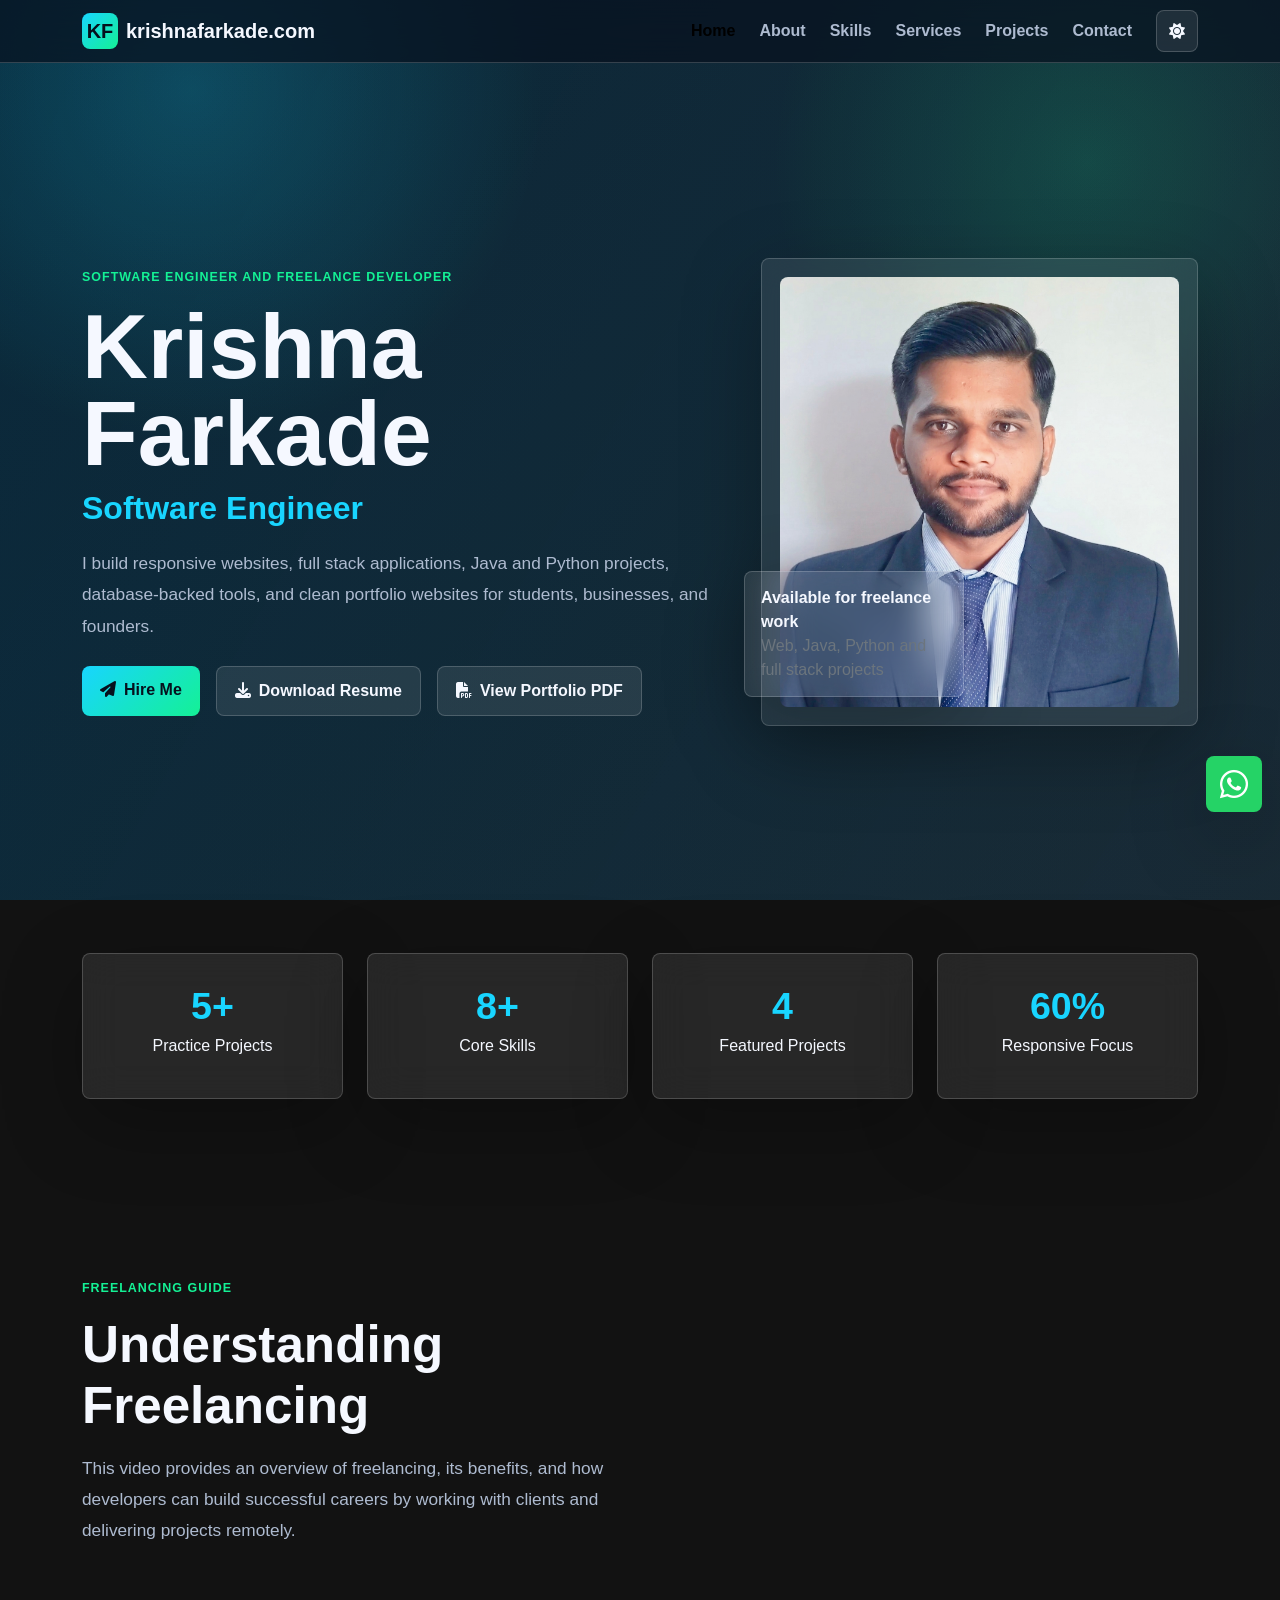
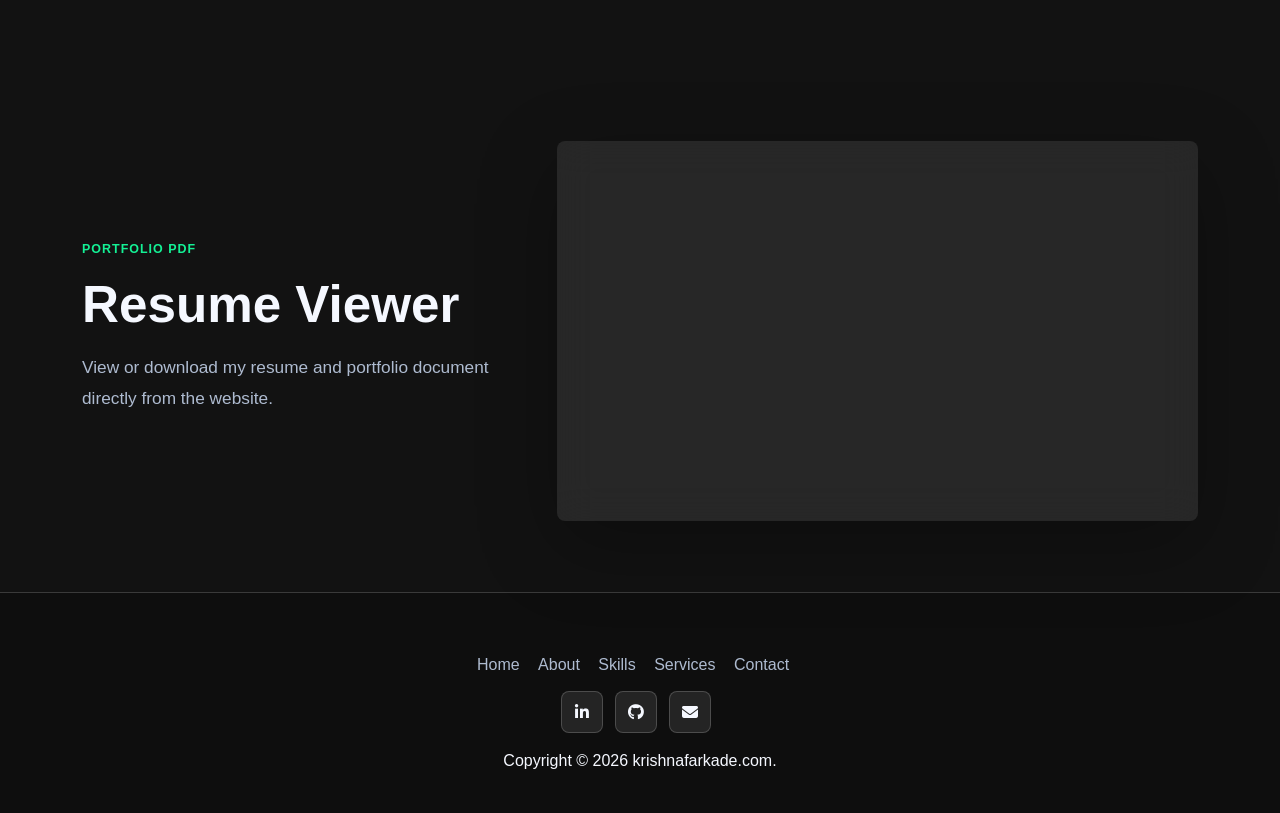
<file: index.html>
<!DOCTYPE html>
<html lang="en">

<head>
  <meta charset="UTF-8">
  <meta name="viewport" content="width=device-width, initial-scale=1.0">

  <title>Krishna Farkade | Software Engineer & Freelance Developer</title>

  <meta name="description" content="krishnafarkade.com is the portfolio and freelance business website of Krishna Farkade, a Software Engineer offering Java, Python, React, Node.js, MongoDB, MySQL and web development services.">

  <meta name="keywords" content="Krishna Farkade, Software Engineer, Freelancer, Java Developer, Python Developer, React Developer, Node.js Developer, Full Stack Developer, Web Developer India">

  <link rel="canonical" href="https://krishnafarkade.com/">

  <meta property="og:title" content="Krishna Farkade | Software Engineer & Freelancer">
  <meta property="og:description" content="Portfolio, projects, resume and freelance software development services by Krishna Farkade.">
  <meta property="og:type" content="website">
  <meta property="og:url" content="https://krishnafarkade.com/">
  <meta property="og:image" content="https://krishnafarkade.com/images/profile.jpg">

  <link rel="icon" href="assets/favicon.svg" type="image/svg+xml">

  <link href="https://cdn.jsdelivr.net/npm/bootstrap@5.3.3/dist/css/bootstrap.min.css" rel="stylesheet">
  <link href="https://cdnjs.cloudflare.com/ajax/libs/font-awesome/6.5.2/css/all.min.css" rel="stylesheet">
  <link href="https://unpkg.com/aos@2.3.1/dist/aos.css" rel="stylesheet">
  <link rel="stylesheet" href="css/style.css">

  <script async src="https://www.googletagmanager.com/gtag/js?id=G-XXXXXXXXXX"></script>
  <script>
    window.dataLayer = window.dataLayer || [];
    function gtag() { dataLayer.push(arguments); }
    gtag('js', new Date());
    gtag('config', 'G-XXXXXXXXXX');
  </script>

  <script type="application/ld+json">
  {
    "@context": "https://schema.org",
    "@type": "LocalBusiness",
    "name": "krishnafarkade.com",
    "founder": "Krishna Farkade",
    "address": {
      "@type": "PostalAddress",
      "addressCountry": "IN",
      "addressLocality": "India"
    },
    "email": "krishnafarkade477@gmail.com",
    "telephone": "+91 7620429632",
    "url": "https://krishnafarkade.com",
    "priceRange": "$$",
    "sameAs": [
      "https://www.linkedin.com/in/krishnafarkade",
      "https://github.com/krishnafarkade"
    ]
  }
  </script>
</head>

<body>

  <!-- Loader -->
  <div class="loader">
    <div class="loader-ring" aria-label="Loading"></div>
  </div>

  <!-- Navbar -->
  <nav class="navbar navbar-expand-lg site-navbar">
    <div class="container">
      <a class="navbar-brand" href="index.html">
        <span class="brand-mark">KF</span>krishnafarkade.com
      </a>

      <button class="navbar-toggler" type="button" data-bs-toggle="collapse" data-bs-target="#navMenu"
        aria-label="Toggle navigation">
        <span class="navbar-toggler-icon"></span>
      </button>

      <div class="collapse navbar-collapse" id="navMenu">
        <ul class="navbar-nav ms-auto align-items-lg-center gap-lg-2">

          <li class="nav-item"><a class="nav-link" href="index.html">Home</a></li>
          <li class="nav-item"><a class="nav-link" href="about.html">About</a></li>
          <li class="nav-item"><a class="nav-link" href="skills.html">Skills</a></li>
          <li class="nav-item"><a class="nav-link" href="services.html">Services</a></li>
          <li class="nav-item"><a class="nav-link" href="projects.html">Projects</a></li>
          <li class="nav-item"><a class="nav-link" href="contact.html">Contact</a></li>

          <li class="nav-item">
            <button class="mode-toggle ms-lg-2" data-theme-toggle aria-label="Toggle dark and light mode"></button>
          </li>

        </ul>
      </div>
    </div>
  </nav>

  <!-- Main Content -->
  <main>

    <!-- Hero Section -->
    <section class="hero">
      <div class="container">
        <div class="row align-items-center g-5">

          <div class="col-lg-7" data-aos="fade-right">
            <p class="eyebrow">Software Engineer and Freelance Developer</p>

            <h1>Krishna Farkade</h1>

            <p class="typing-line"><span data-typing></span></p>

            <p class="lead-text mt-3">
              I build responsive websites, full stack applications, Java and Python projects, database-backed tools,
              and clean portfolio websites for students, businesses, and founders.
            </p>

            <div class="d-flex flex-wrap gap-3 mt-4">
              <a class="btn btn-brand" href="contact.html">
                <i class="fa-solid fa-paper-plane me-2"></i>Hire Me
              </a>

              <a class="btn btn-outline-brand" href="pdf/Krishna_Farkade_Resume.pdf" download>
                <i class="fa-solid fa-download me-2"></i>Download Resume
              </a>

              <a class="btn btn-outline-brand" href="#portfolio-pdf">
                <i class="fa-solid fa-file-pdf me-2"></i>View Portfolio PDF
              </a>
            </div>
          </div>

          <div class="col-lg-5" data-aos="fade-left">
            <div class="hero-card glass">
              <div class="profile-frame">
                <img src="images/photo4.jpeg" alt="Krishna Farkade professional profile photo">
              </div>

              <div class="floating-badge glass">
                <strong>Available for freelance work</strong><br>
                <span class="text-secondary">Web, Java, Python and full stack projects</span>
              </div>
            </div>
          </div>

        </div>
      </div>
    </section>

    <!-- Stats Section -->
    <section class="section-tight">
      <div class="container">
        <div class="row g-4">

          <div class="col-6 col-lg-3" data-aos="zoom-in">
            <div class="stat-card glass text-center">
              <div class="stat-number"><span data-count="5">0</span>+</div>
              <p>Practice Projects</p>
            </div>
          </div>

          <div class="col-6 col-lg-3" data-aos="zoom-in" data-aos-delay="100">
            <div class="stat-card glass text-center">
              <div class="stat-number"><span data-count="8">0</span>+</div>
              <p>Core Skills</p>
            </div>
          </div>

          <div class="col-6 col-lg-3" data-aos="zoom-in" data-aos-delay="200">
            <div class="stat-card glass text-center">
              <div class="stat-number"><span data-count="4">0</span></div>
              <p>Featured Projects</p>
            </div>
          </div>

          <div class="col-6 col-lg-3" data-aos="zoom-in" data-aos-delay="300">
            <div class="stat-card glass text-center">
              <div class="stat-number"><span data-count="100">0</span>%</div>
              <p>Responsive Focus</p>
            </div>
          </div>

        </div>
      </div>
    </section>

    <!-- Video Section -->
    <section class="section">
      <div class="container">
        <div class="row align-items-center g-4">

       <div class="col-lg-6" data-aos="fade-up">
    <p class="eyebrow">Freelancing Guide</p>
    <h2 class="section-title">Understanding Freelancing</h2>
    <p class="lead-text">
        This video provides an overview of freelancing, its benefits, and how developers can build successful careers by working with clients and delivering projects remotely.
    </p>
</div>

<div class="col-lg-6" data-aos="fade-up">

    <iframe width="560" height="315"
        src="https://www.youtube.com/embed/ggHACGb0mtU?si=kBt-xUL_sxoNCez9"
        title="What is Freelancing?"
        frameborder="0"
        allow="accelerometer; autoplay; clipboard-write; encrypted-media; gyroscope; picture-in-picture; web-share"
        referrerpolicy="strict-origin-when-cross-origin"
        allowfullscreen>
    </iframe>

</div>
        </div>
      </div>
    </section>

    <!-- Portfolio PDF -->
    <section class="section-tight" id="portfolio-pdf">
      <div class="container">
        <div class="row g-4 align-items-center">

          <div class="col-lg-5" data-aos="fade-right">
            <p class="eyebrow">Portfolio PDF</p>
            <h2 class="section-title">Resume Viewer</h2>
            <p class="lead-text">View or download my resume and portfolio document directly from the website.</p>
          </div>

          <div class="col-lg-7" data-aos="fade-left">
            <iframe class="pdf-frame glass" src="pdf/Krishna-Farkade-Resume.pdf"
              title="Krishna Farkade Resume PDF"></iframe>
          </div>

        </div>
      </div>
    </section>

  </main>

 <!-- Footer -->
  <footer class="site-footer">
    <div class="container text-center">

      <div class="mb-2">
        <a class="footer-link" href="index.html">Home</a>
        <a class="footer-link" href="about.html">About</a>
        <a class="footer-link" href="skills.html">Skills</a>
        <a class="footer-link" href="services.html">Services</a>
        <a class="footer-link" href="contact.html">Contact</a>
      </div>

      <div class="mb-3">
        <a class="social-link" href="https://www.linkedin.com/in/krishnafarkade" aria-label="LinkedIn">
          <i class="fa-brands fa-linkedin-in"></i>
        </a>

        <a class="social-link" href="https://github.com/krishnafarkade" aria-label="GitHub">
          <i class="fa-brands fa-github"></i>
        </a>

        <a class="social-link" href="mailto:krishnafarkade@gmail.com" aria-label="Email">
          <i class="fa-solid fa-envelope"></i>
        </a>
      </div>

      <p class="mt-3">Copyright © 2026 krishnafarkade.com.</p>

    </div>
  </footer>

  <!-- Floating Buttons -->
  <a class="whatsapp-float" href="https://wa.me/917620429632" aria-label="Chat on WhatsApp">
    <i class="fa-brands fa-whatsapp fa-2x"></i>
  </a>

  <button class="back-to-top" aria-label="Back to top">
    <i class="fa-solid fa-arrow-up"></i>
  </button>

  <!-- Scripts -->
  <script src="https://cdn.jsdelivr.net/npm/bootstrap@5.3.3/dist/js/bootstrap.bundle.min.js"></script>
  <script src="https://unpkg.com/aos@2.3.1/dist/aos.js"></script>
  <script src="js/script.js"></script>

</body>

</html>
</file>
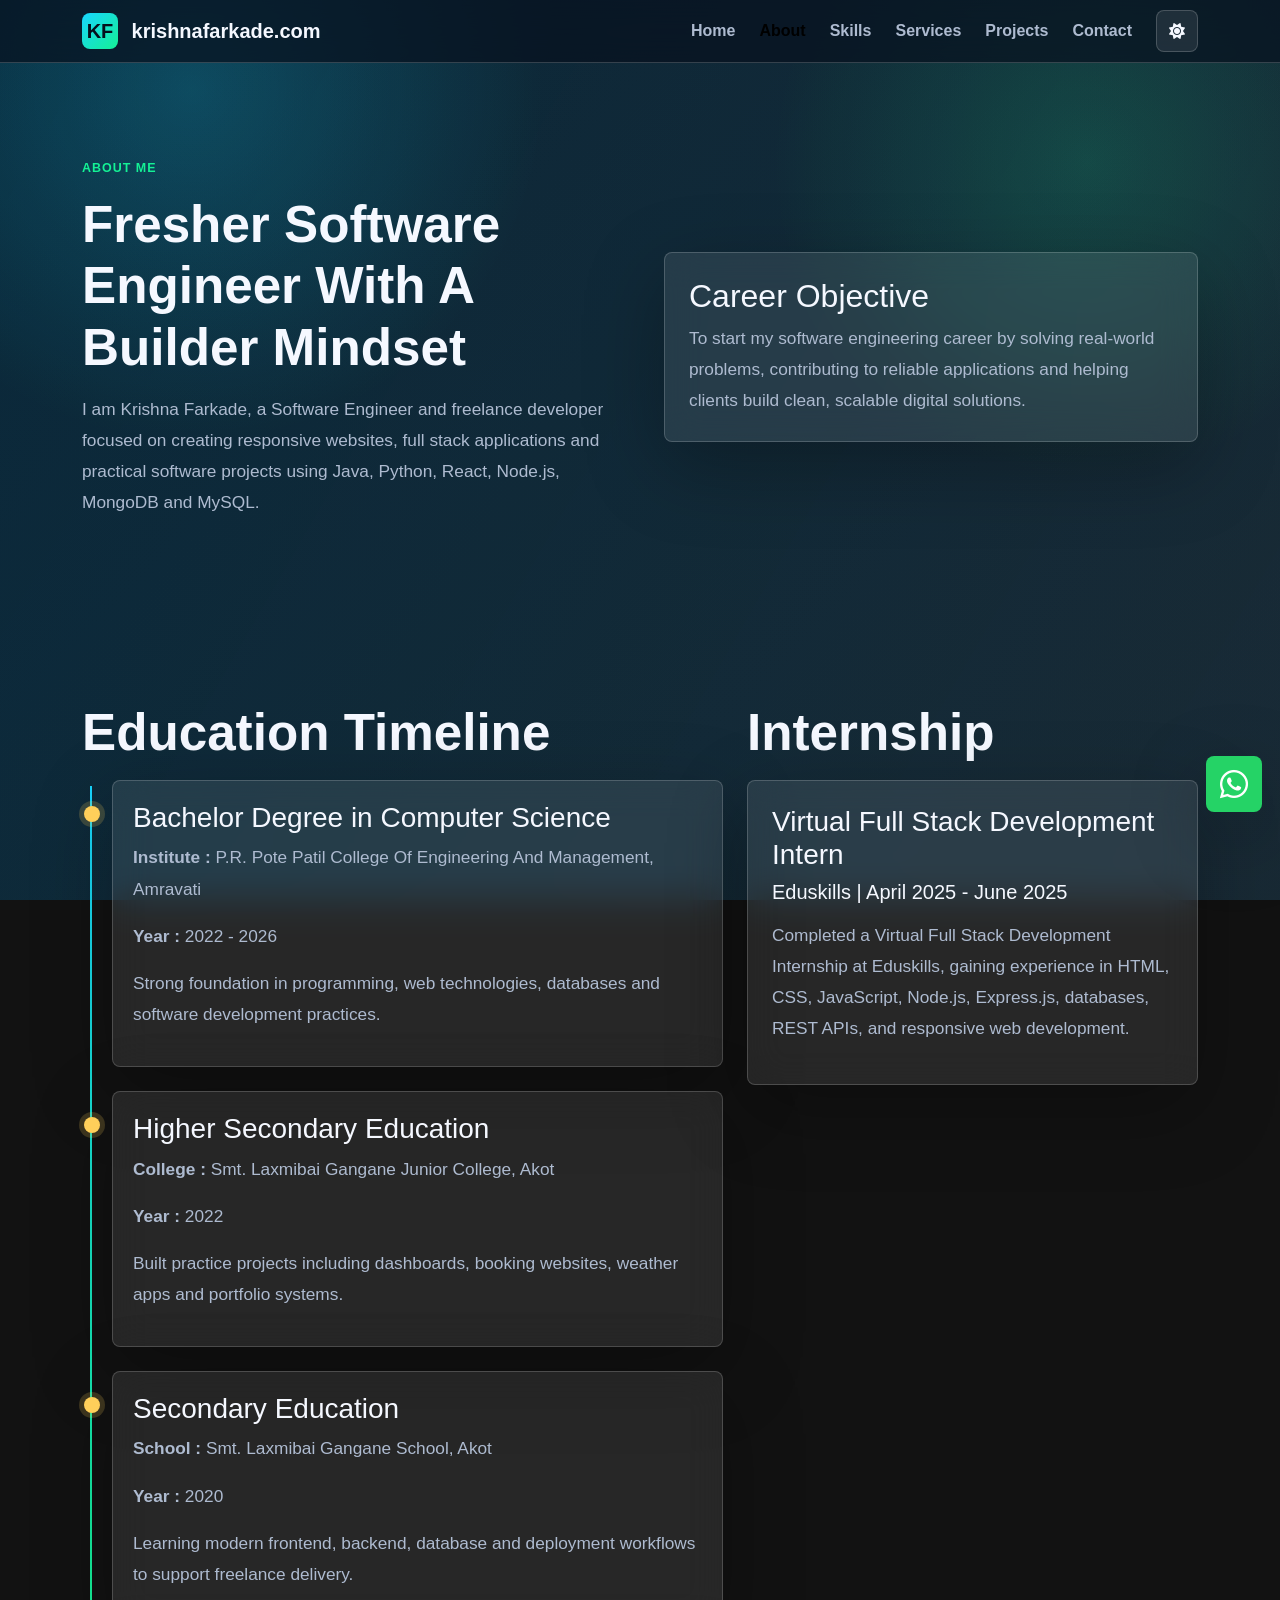
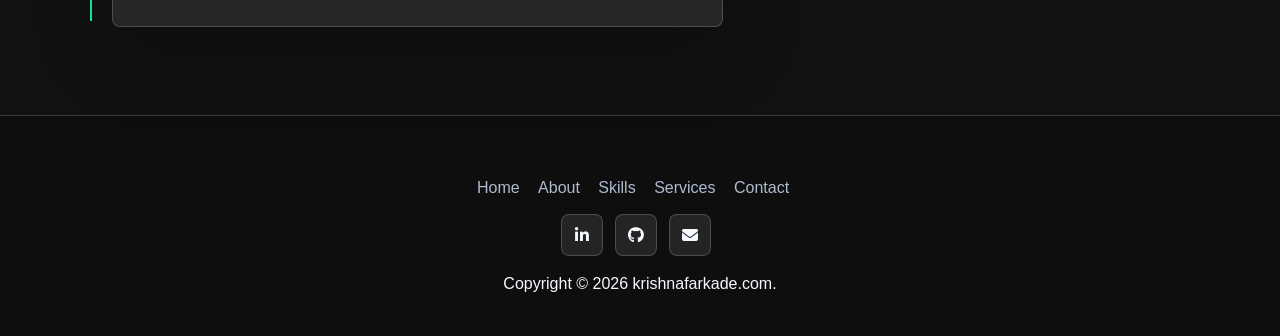
<file: about.html>
<!DOCTYPE html>
<html lang="en">

<head>
  <meta charset="UTF-8">
  <meta name="viewport" content="width=device-width, initial-scale=1.0">

  <title>About Krishna Farkade | Software Engineer</title>

  <meta name="description"
    content="Learn about Krishna Farkade, career objective, education, internship experience and freelance software development approach.">

  <meta name="keywords" content="About Krishna Farkade, Software Engineer Fresher, Freelancer India">

  <link rel="canonical" href="https://krishnafarkade.com/about.html">

  <!-- Open Graph -->
  <meta property="og:title" content="About Krishna Farkade">
  <meta property="og:description" content="Career objective, education and internship details.">
  <meta property="og:type" content="website">
  <meta property="og:url" content="https://krishnafarkade.com/about.html">

  <!-- Favicon -->
  <link rel="icon" href="assets/favicon.svg" type="image/svg+xml">

  <!-- CSS -->
  <link href="https://cdn.jsdelivr.net/npm/bootstrap@5.3.3/dist/css/bootstrap.min.css" rel="stylesheet">

  <link href="https://cdnjs.cloudflare.com/ajax/libs/font-awesome/6.5.2/css/all.min.css" rel="stylesheet">

  <link href="https://unpkg.com/aos@2.3.1/dist/aos.css" rel="stylesheet">

  <link rel="stylesheet" href="css/style.css">

  <!-- Google Analytics -->
  <script async src="https://www.googletagmanager.com/gtag/js?id=G-XXXXXXXXXX">
  </script>

  <script>
    window.dataLayer = window.dataLayer || [];

    function gtag() {
      dataLayer.push(arguments);
    }

    gtag('js', new Date());
    gtag('config', 'G-XXXXXXXXXX');
  </script>

</head>

<body>

  <!-- Loader -->
  <div class="loader">
    <div class="loader-ring"></div>
  </div>

  <!-- Navbar -->
  <nav class="navbar navbar-expand-lg site-navbar">
    <div class="container">

      <a class="navbar-brand" href="index.html">
        <span class="brand-mark">KF</span>
        krishnafarkade.com
      </a>

      <button class="navbar-toggler" type="button" data-bs-toggle="collapse" data-bs-target="#navMenu"
        aria-label="Toggle navigation">

        <span class="navbar-toggler-icon"></span>
      </button>

      <div class="collapse navbar-collapse" id="navMenu">

        <ul class="navbar-nav ms-auto align-items-lg-center gap-lg-2">

          <li class="nav-item">
            <a class="nav-link" href="index.html">Home</a>
          </li>

          <li class="nav-item">
            <a class="nav-link" href="about.html">About</a>
          </li>

          <li class="nav-item">
            <a class="nav-link" href="skills.html">Skills</a>
          </li>

          <li class="nav-item">
            <a class="nav-link" href="services.html">Services</a>
          </li>

          <li class="nav-item">
            <a class="nav-link" href="projects.html">Projects</a>
          </li>

          <li class="nav-item">
            <a class="nav-link" href="contact.html">Contact</a>
          </li>

          <li class="nav-item">
            <button class="mode-toggle ms-lg-2" data-theme-toggle aria-label="Toggle theme">
            </button>
          </li>

        </ul>

      </div>

    </div>
  </nav>

  <!-- Main Content -->
  <main>

    <!-- About Section -->
    <section class="section">

      <div class="container">

        <div class="row align-items-center g-5">

          <div class="col-lg-6" data-aos="fade-right">

            <p class="eyebrow">About Me</p>

            <h1 class="section-title">
              Fresher Software Engineer With A Builder Mindset
            </h1>

            <p class="lead-text">
              I am Krishna Farkade, a Software Engineer and
              freelance developer focused on creating responsive
              websites, full stack applications and practical
              software projects using Java, Python, React,
              Node.js, MongoDB and MySQL.
            </p>

          </div>

          <div class="col-lg-6" data-aos="fade-left">

            <div class="glass p-4">

              <h2>Career Objective</h2>

              <p class="lead-text mb-0">
                To start my software engineering career by
                solving real-world problems, contributing to
                reliable applications and helping clients build
                clean, scalable digital solutions.
              </p>

            </div>

          </div>

        </div>

      </div>

    </section>

    <!-- Education Timeline -->
    <section class="section-tight">

      <div class="container">

        <div class="row g-4">

          <div class="col-lg-7" data-aos="fade-up">

            <h2 class="section-title">
              Education Timeline
            </h2>

            <div class="timeline">

              <div class="timeline-item glass">

                <h3>
                  Bachelor Degree in Computer Science
                </h3>

                <p class="lead-text">
                  <strong>Institute :</strong>
                  P.R. Pote Patil College Of Engineering And
                  Management, Amravati
                </p>

                <p class="lead-text">
                  <strong>Year :</strong> 2022 - 2026
                </p>

                <p class="lead-text">
                  Strong foundation in programming,
                  web technologies, databases and
                  software development practices.
                </p>

              </div>

              <div class="timeline-item glass">

                <h3>Higher Secondary Education</h3>

                <p class="lead-text">
                  <strong>College :</strong>
                  Smt. Laxmibai Gangane Junior College, Akot
                </p>

                <p class="lead-text">
                  <strong>Year :</strong> 2022
                </p>

                <p class="lead-text">
                  Built practice projects including
                  dashboards, booking websites,
                  weather apps and portfolio systems.
                </p>

              </div>

              <div class="timeline-item glass">

                <h3>Secondary Education</h3>

                <p class="lead-text">
                  <strong>School :</strong>
                  Smt. Laxmibai Gangane School, Akot
                </p>

                <p class="lead-text">
                  <strong>Year :</strong> 2020
                </p>

                <p class="lead-text">
                  Learning modern frontend, backend,
                  database and deployment workflows
                  to support freelance delivery.
                </p>

              </div>

            </div>

          </div>
          <div class="col-lg-5" data-aos="fade-up">

            <h2 class="section-title">Internship</h2>

            <div class="glass p-4">

              <h3>Virtual Full Stack Development Intern</h3>

              <h5 class="mb-3">Eduskills | April 2025 - June 2025</h5>

              <p class="lead-text">
                Completed a Virtual Full Stack Development Internship at Eduskills,
                gaining experience in HTML, CSS, JavaScript, Node.js, Express.js,
                databases, REST APIs, and responsive web development.
              </p>

            </div>

          </div>

        </div>

      </div>

    </section>

  </main>

  <!-- Footer -->
  <footer class="site-footer">
    <div class="container text-center">

      <div class="mb-2">
        <a class="footer-link" href="index.html">Home</a>
        <a class="footer-link" href="about.html">About</a>
        <a class="footer-link" href="skills.html">Skills</a>
        <a class="footer-link" href="services.html">Services</a>
        <a class="footer-link" href="contact.html">Contact</a>
      </div>

      <div class="mb-3">
        <a class="social-link" href="https://www.linkedin.com/in/krishnafarkade" aria-label="LinkedIn">
          <i class="fa-brands fa-linkedin-in"></i>
        </a>

        <a class="social-link" href="https://github.com/krishnafarkade" aria-label="GitHub">
          <i class="fa-brands fa-github"></i>
        </a>

        <a class="social-link" href="mailto:krishnafarkade@gmail.com" aria-label="Email">
          <i class="fa-solid fa-envelope"></i>
        </a>
      </div>

      <p class="mt-3">Copyright © 2026 krishnafarkade.com.</p>

    </div>
  </footer>

  <!-- Floating Buttons -->
  <a class="whatsapp-float" href="https://wa.me/919876543210" aria-label="Chat on WhatsApp">

    <i class="fa-brands fa-whatsapp fa-2x"></i>

  </a>

  <button class="back-to-top" aria-label="Back to top">
    <i class="fa-solid fa-arrow-up"></i>
  </button>

  <!-- JavaScript -->
  <script src="https://cdn.jsdelivr.net/npm/bootstrap@5.3.3/dist/js/bootstrap.bundle.min.js">
  </script>

  <script src="https://unpkg.com/aos@2.3.1/dist/aos.js">
  </script>

  <script src="js/script.js"></script>

</body>

</html>
</file>
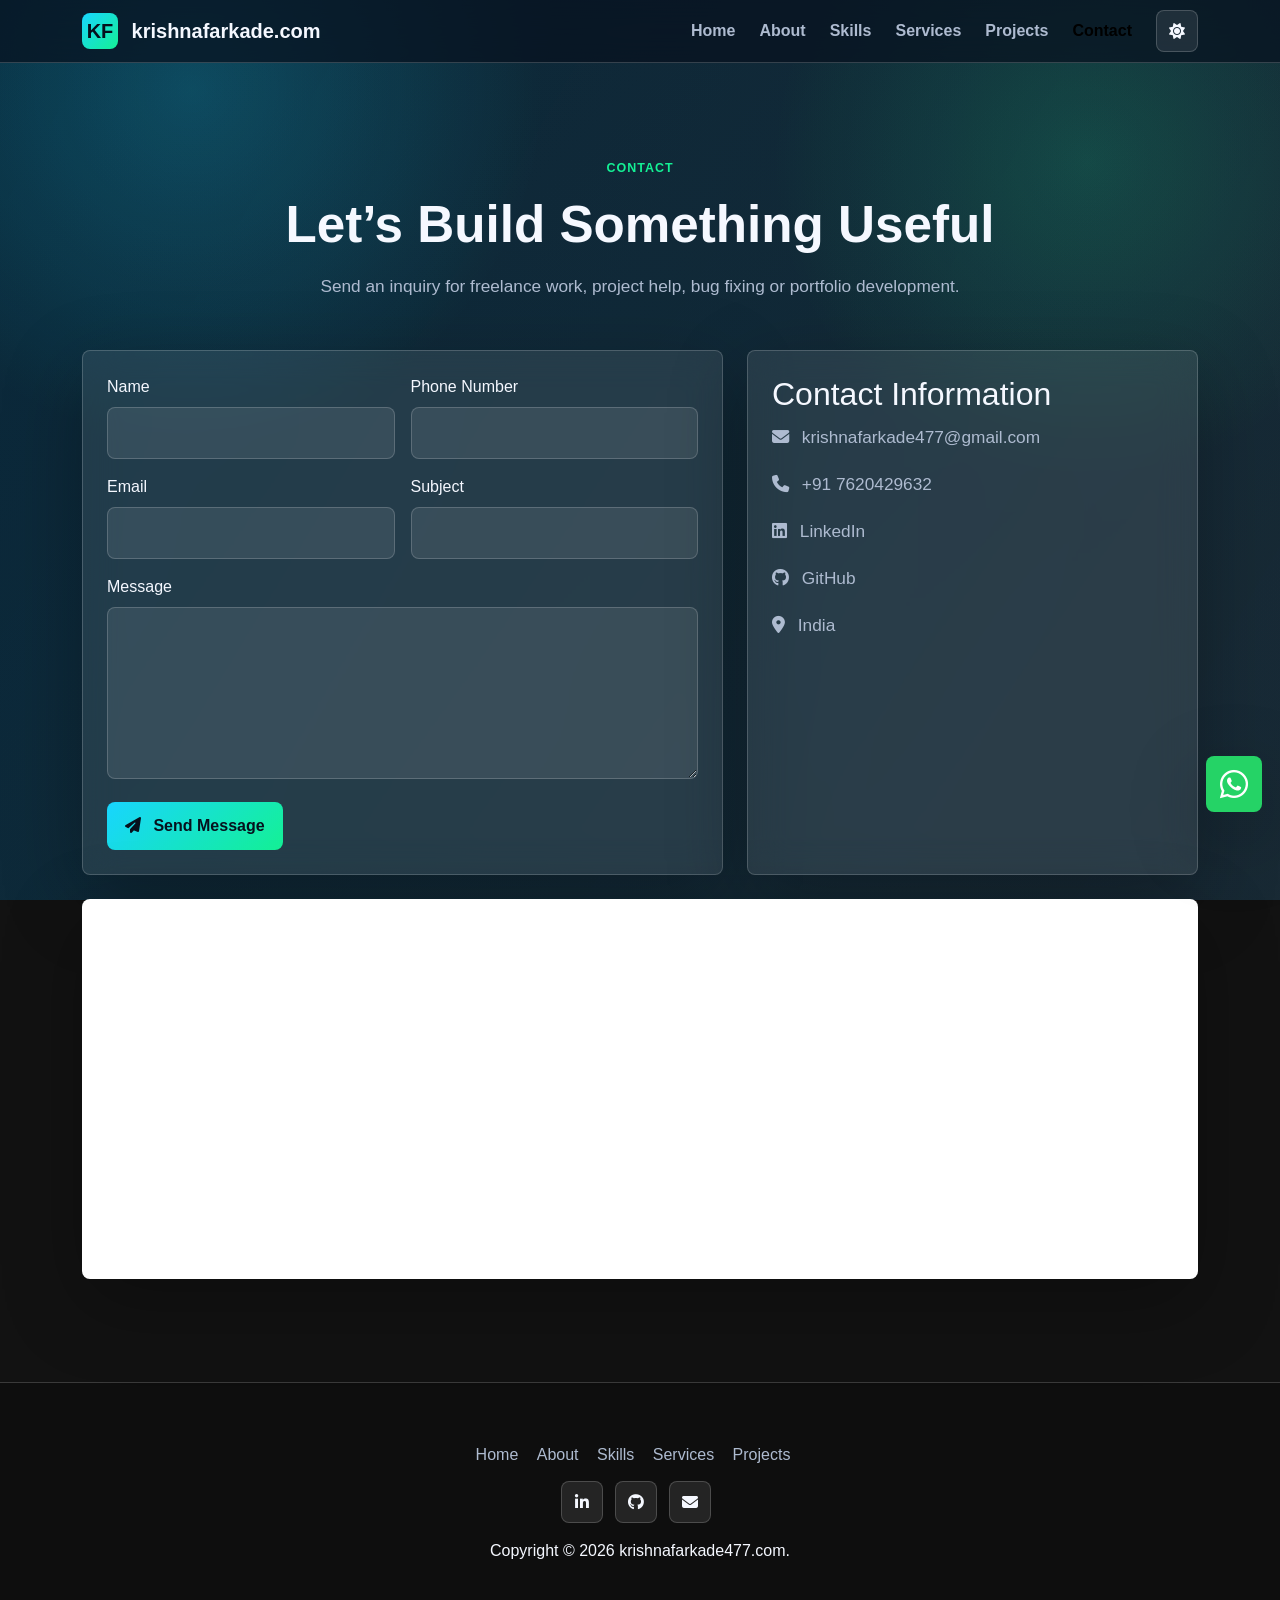
<file: contact.html>
<!DOCTYPE html>
<html lang="en">

<head>
  <meta charset="UTF-8" />
  <meta name="viewport" content="width=device-width, initial-scale=1.0" />

  <title>Contact Krishna Farkade | Hire Freelance Developer</title>

  <meta name="description" content="Contact Krishna Farkade for freelance website, Java, Python, React, Node.js, MongoDB and MySQL development work." />
  <meta name="keywords" content="Hire Krishna Farkade, Contact Freelancer, Web Developer India, Software Engineer Contact" />

  <link rel="canonical" href="https://krishnafarkade.com/contact.html" />
  <link rel="icon" href="assets/favicon.svg" type="image/svg+xml" />

  <!-- CSS Libraries -->
  <link href="https://cdn.jsdelivr.net/npm/bootstrap@5.3.3/dist/css/bootstrap.min.css" rel="stylesheet" />
  <link href="https://cdnjs.cloudflare.com/ajax/libs/font-awesome/6.5.2/css/all.min.css" rel="stylesheet" />
  <link href="https://unpkg.com/aos@2.3.1/dist/aos.css" rel="stylesheet" />
  <link rel="stylesheet" href="css/style.css" />

  <!-- Google Analytics -->
  <script async src="https://www.googletagmanager.com/gtag/js?id=G-XXXXXXXXXX"></script>
  <script>
    window.dataLayer = window.dataLayer || [];
    function gtag() {
      dataLayer.push(arguments);
    }
    gtag('js', new Date());
    gtag('config', 'G-XXXXXXXXXX');
  </script>
</head>

<body>

  <!-- Loader -->
  <div class="loader">
    <div class="loader-ring"></div>
  </div>

  <!-- Navbar -->
  <nav class="navbar navbar-expand-lg site-navbar">
    <div class="container">

      <a class="navbar-brand" href="index.html">
        <span class="brand-mark">KF</span> krishnafarkade.com
      </a>

      <button class="navbar-toggler" type="button" data-bs-toggle="collapse" data-bs-target="#navMenu"
        aria-label="Toggle navigation">
        <span class="navbar-toggler-icon"></span>
      </button>

      <div class="collapse navbar-collapse" id="navMenu">
        <ul class="navbar-nav ms-auto align-items-lg-center gap-lg-2">

          <li class="nav-item"><a class="nav-link" href="index.html">Home</a></li>
          <li class="nav-item"><a class="nav-link" href="about.html">About</a></li>
          <li class="nav-item"><a class="nav-link" href="skills.html">Skills</a></li>
          <li class="nav-item"><a class="nav-link" href="services.html">Services</a></li>
          <li class="nav-item"><a class="nav-link" href="projects.html">Projects</a></li>
          <li class="nav-item"><a class="nav-link" href="contact.html">Contact</a></li>

          <li class="nav-item">
            <button class="mode-toggle ms-lg-2" data-theme-toggle aria-label="Toggle theme"></button>
          </li>

        </ul>
      </div>

    </div>
  </nav>

  <!-- Main Section -->
  <main class="section">
    <div class="container">

      <!-- Header -->
      <div class="text-center mb-5" data-aos="fade-up">
        <p class="eyebrow">Contact</p>
        <h1 class="section-title">Let’s Build Something Useful</h1>
        <p class="lead-text">
          Send an inquiry for freelance work, project help, bug fixing or portfolio development.
        </p>
      </div>

      <div class="row g-4">

        <!-- Contact Form -->
        <div class="col-lg-7" data-aos="fade-right">

          <form id="contactForm" class="glass p-4" novalidate>

            <input type="hidden" name="_subject" value="New inquiry from krishnafarkade.com" />

            <div id="formMessage" class="form-message mb-3" role="status"></div>

            <div class="row g-3">

              <div class="col-md-6">
                <label for="name" class="form-label">Name</label>
                <input class="contact-input" id="name" name="name" type="text" required />
              </div>

              <div class="col-md-6">
                <label for="phone" class="form-label">Phone Number</label>
                <input class="contact-input" id="phone" name="phone" type="tel" required />
              </div>

              <div class="col-md-6">
                <label for="email" class="form-label">Email</label>
                <input class="contact-input" id="email" name="email" type="email" required />
              </div>

              <div class="col-md-6">
                <label for="subject" class="form-label">Subject</label>
                <input class="contact-input" id="subject" name="subject" type="text" required />
              </div>

              <div class="col-12">
                <label for="message" class="form-label">Message</label>
                <textarea class="contact-input" id="message" name="message" rows="6" required></textarea>
              </div>

              <div class="col-12">
                <button class="btn btn-brand" type="submit">
                  <i class="fa-solid fa-paper-plane me-2"></i> Send Message
                </button>
              </div>

            </div>
          </form>

        </div>

        <!-- Contact Info -->
        <div class="col-lg-5" data-aos="fade-left">

          <div class="glass p-4 h-100">

            <h2>Contact Information</h2>

            <p class="lead-text">
              <i class="fa-solid fa-envelope me-2"></i>
              <a href="https://mail.google.com/mail/?view=cm&fs=1&to=krishnafarkade477@gmail.com" target="_blank">
                krishnafarkade477@gmail.com
              </a>

            <p class="lead-text">
              <i class="fa-solid fa-phone me-2"></i>
              <a href="tel:+917620429632">+91 7620429632</a>
            </p>

            <p class="lead-text">
              <i class="fa-brands fa-linkedin me-2"></i>
              <a href="https://www.linkedin.com/in/krishnafarkade">LinkedIn</a>
            </p>

            <p class="lead-text">
              <i class="fa-brands fa-github me-2"></i>
              <a href="https://github.com/krishnafarkade">GitHub</a>
            </p>

            <p class="lead-text">
              <i class="fa-solid fa-location-dot me-2"></i> India
            </p>

          </div>

        </div>

        <!-- Map -->
        <div class="col-12" data-aos="fade-up">

          <iframe
            class="map-frame glass"
            title="Google Map India"
            loading="lazy"
            allowfullscreen
            src="https://www.google.com/maps/embed?pb=!1m18!1m12!1m3!1d14425.971720264804!2d73.80997564741871!3d18.48993467156013!2m3!1f0!2f0!3f0!3m2!1i1024!2i768!4f13.1!3m3!1m2!1s0x3bc2bfe79bf771d7%3A0xac81e25be4cc4bf!2sKarvenagar%2C%20Pune%2C%20Maharashtra%2C%20India!5e1!3m2!1sen!2sus!4v1782069651101!5m2!1sen!2sus">
          </iframe>

        </div>

      </div>

    </div>
  </main>

  <!-- Footer -->
  <footer class="site-footer">
    <div class="container text-center">

      <div class="mb-2">
        <a class="footer-link" href="index.html">Home</a>
        <a class="footer-link" href="about.html">About</a>
        <a class="footer-link" href="skills.html">Skills</a>
        <a class="footer-link" href="services.html">Services</a>
        <a class="footer-link" href="projects.html">Projects</a>
      </div>

      <div class="mb-3">
        <a class="social-link" href="https://www.linkedin.com/in/krishnafarkade">
          <i class="fa-brands fa-linkedin-in"></i>
        </a>

        <a class="social-link" href="https://github.com/krishnafarkade">
          <i class="fa-brands fa-github"></i>
        </a>

        <a class="social-link" href="mailto:krishnafarkade477@gmail.com">
          <i class="fa-solid fa-envelope"></i>
        </a>
      </div>

      <p class="mt-3">Copyright © 2026 krishnafarkade477.com.</p>

    </div>
  </footer>

  <!-- Floating Buttons -->
  <a class="whatsapp-float" href="https://wa.me/917620429632" aria-label="Chat on WhatsApp">
    <i class="fa-brands fa-whatsapp fa-2x"></i>
  </a>

  <button class="back-to-top" aria-label="Back to top">
    <i class="fa-solid fa-arrow-up"></i>
  </button>

  <!-- Scripts -->
  <script src="https://cdn.jsdelivr.net/npm/bootstrap@5.3.3/dist/js/bootstrap.bundle.min.js"></script>
  <script src="https://unpkg.com/aos@2.3.1/dist/aos.js"></script>
  <script src="js/script.js"></script>

</body>

</html>
</file>
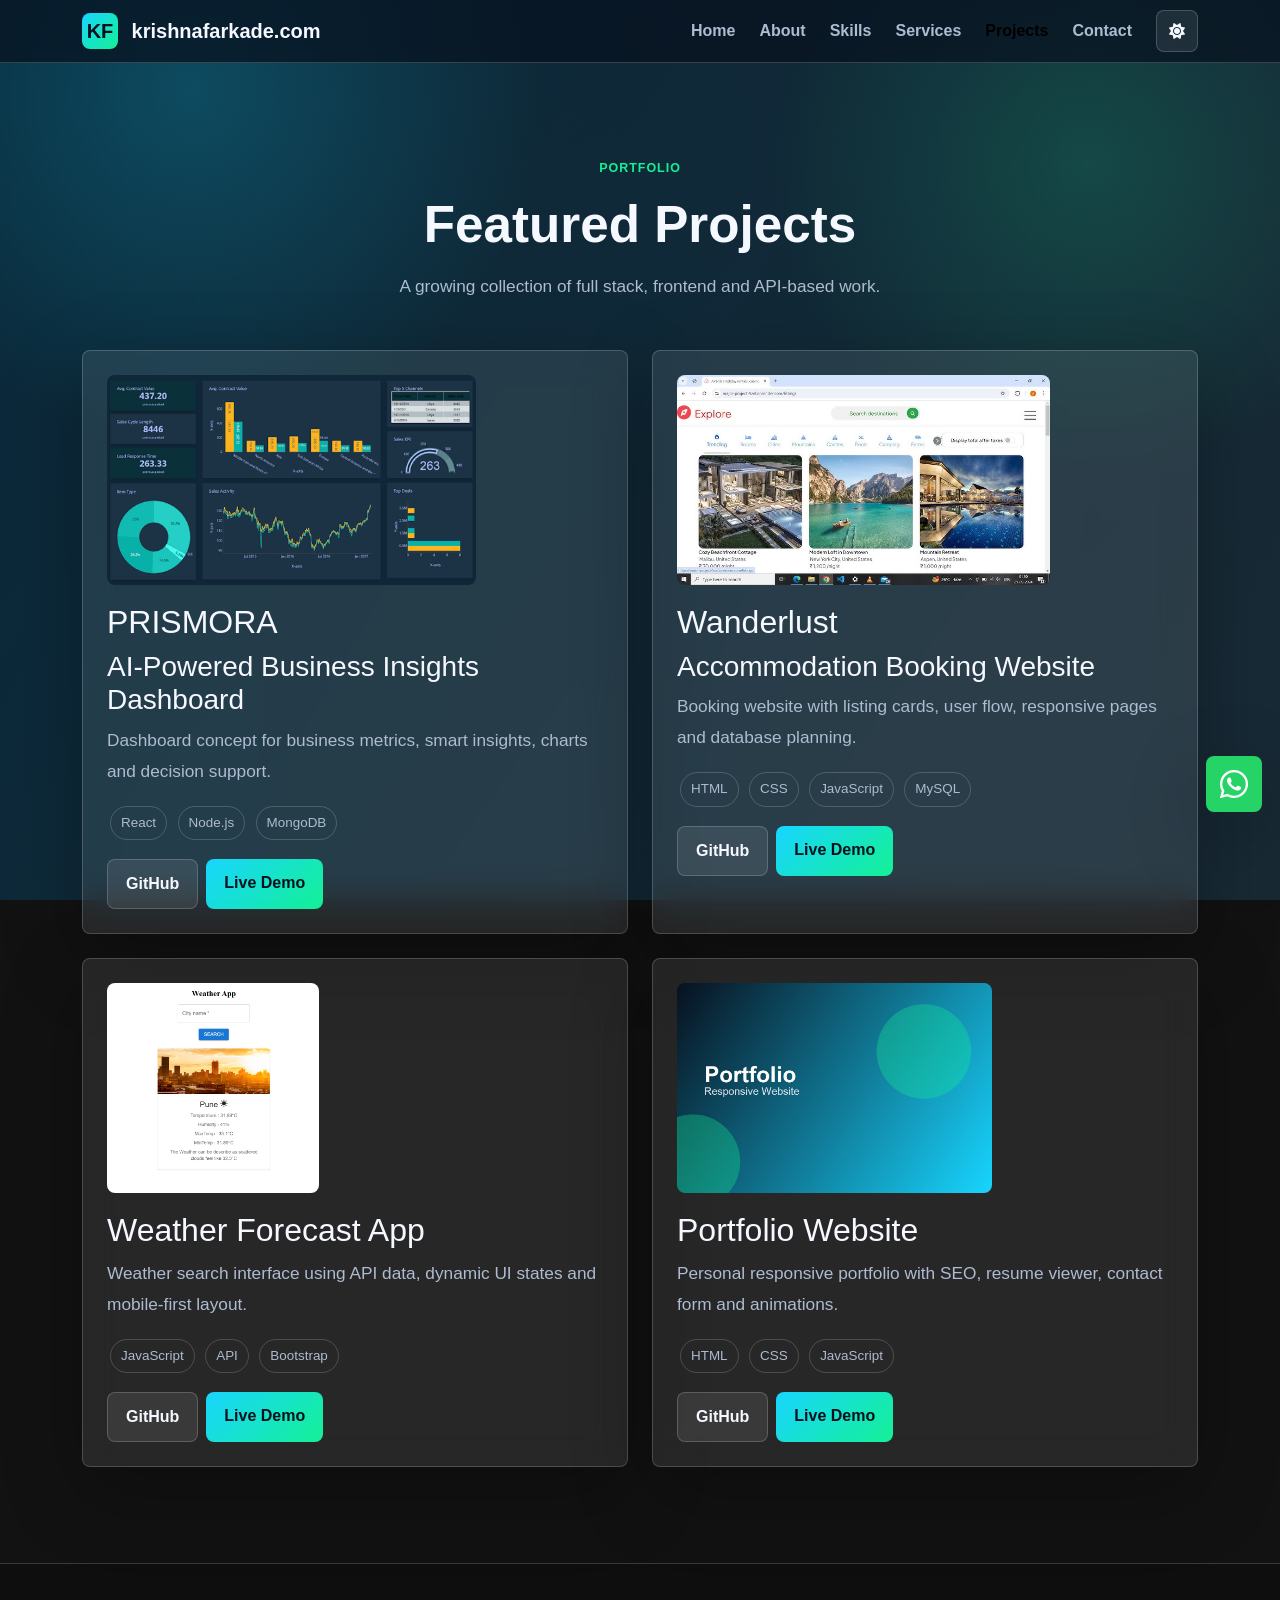
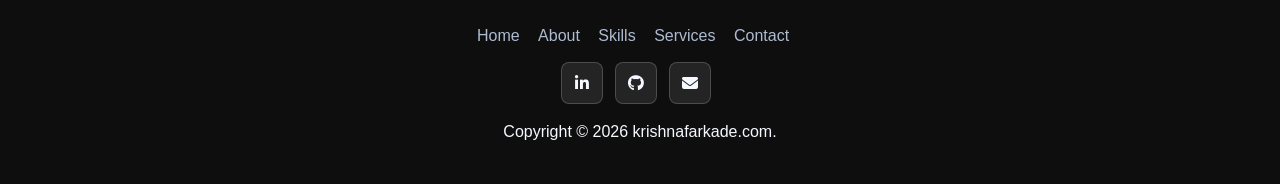
<file: projects.html>
<!DOCTYPE html>
<html lang="en">
<head>
  <meta charset="UTF-8" />
  <meta name="viewport" content="width=device-width, initial-scale=1.0" />

  <title>Projects | Krishna Farkade</title>

  <meta name="description" content="Featured software projects by Krishna Farkade including PRISMORA, Wanderlust, Weather Forecast App and Portfolio Website." />
  <meta name="keywords" content="Krishna Farkade Projects, PRISMORA, Wanderlust, Weather Forecast App, Portfolio Website" />

  <link rel="canonical" href="https://krishnafarkade.com/projects.html" />
  <link rel="icon" href="assets/favicon.svg" type="image/svg+xml" />

  <!-- CSS Libraries -->
  <link href="https://cdn.jsdelivr.net/npm/bootstrap@5.3.3/dist/css/bootstrap.min.css" rel="stylesheet" />
  <link href="https://cdnjs.cloudflare.com/ajax/libs/font-awesome/6.5.2/css/all.min.css" rel="stylesheet" />
  <link href="https://unpkg.com/aos@2.3.1/dist/aos.css" rel="stylesheet" />
  <link rel="stylesheet" href="css/style.css" />

  <!-- Google Analytics -->
  <script async src="https://www.googletagmanager.com/gtag/js?id=G-XXXXXXXXXX"></script>
  <script>
    window.dataLayer = window.dataLayer || [];
    function gtag() {
      dataLayer.push(arguments);
    }
    gtag('js', new Date());
    gtag('config', 'G-XXXXXXXXXX');
  </script>
</head>

<body>

  <!-- Loader -->
  <div class="loader">
    <div class="loader-ring"></div>
  </div>

  <!-- Navbar -->
  <nav class="navbar navbar-expand-lg site-navbar">
    <div class="container">

      <a class="navbar-brand" href="index.html">
        <span class="brand-mark">KF</span> krishnafarkade.com
      </a>

      <button class="navbar-toggler" type="button" data-bs-toggle="collapse" data-bs-target="#navMenu"
        aria-label="Toggle navigation">
        <span class="navbar-toggler-icon"></span>
      </button>

      <div class="collapse navbar-collapse" id="navMenu">
        <ul class="navbar-nav ms-auto align-items-lg-center gap-lg-2">

          <li class="nav-item"><a class="nav-link" href="index.html">Home</a></li>
          <li class="nav-item"><a class="nav-link" href="about.html">About</a></li>
          <li class="nav-item"><a class="nav-link" href="skills.html">Skills</a></li>
          <li class="nav-item"><a class="nav-link" href="services.html">Services</a></li>
          <li class="nav-item"><a class="nav-link" href="projects.html">Projects</a></li>
          <li class="nav-item"><a class="nav-link" href="contact.html">Contact</a></li>

          <li class="nav-item">
            <button class="mode-toggle ms-lg-2" data-theme-toggle aria-label="Toggle dark and light mode"></button>
          </li>

        </ul>
      </div>

    </div>
  </nav>

  <!-- Main Content -->
  <main class="section">
    <div class="container">

      <!-- Header -->
      <div class="text-center mb-5" data-aos="fade-up">
        <p class="eyebrow">Portfolio</p>
        <h1 class="section-title">Featured Projects</h1>
        <p class="lead-text">
          A growing collection of full stack, frontend and API-based work.
        </p>
      </div>

      <!-- Projects Grid -->
      <div class="row g-4">

        <!-- Project 1 -->
        <div class="col-md-6" data-aos="fade-up">
          <article class="project-card glass">
            <img class="project-image" src="images/AiDashboard.png";
              alt="PRISMORA AI-powered business insights dashboard screenshot" />

            <h2>PRISMORA</h2>
            <h3>AI-Powered Business Insights Dashboard</h3>

            <p class="lead-text">
              Dashboard concept for business metrics, smart insights, charts and decision support.
            </p>

            <span class="tech-pill">React</span>
            <span class="tech-pill">Node.js</span>
            <span class="tech-pill">MongoDB</span>

            <div class="d-flex gap-2 mt-3">
              <a class="btn btn-outline-brand" href="https://github.com/krishnafarkade"
                target="_blank" rel="noopener">GitHub</a>

              <a class="btn btn-brand" href="#" aria-label="PRISMORA live demo">Live Demo</a>
            </div>
          </article>
        </div>

        <!-- Project 2 -->
        <div class="col-md-6" data-aos="fade-up" data-aos-delay="100">
          <article class="project-card glass">
            <img class="project-image" src="images/Wonderlust.jpg"
              alt="Wanderlust accommodation booking website screenshot" />

            <h2>Wanderlust</h2>
            <h3>Accommodation Booking Website</h3>

            <p class="lead-text">
              Booking website with listing cards, user flow, responsive pages and database planning.
            </p>

            <span class="tech-pill">HTML</span>
            <span class="tech-pill">CSS</span>
            <span class="tech-pill">JavaScript</span>
            <span class="tech-pill">MySQL</span>

            <div class="d-flex gap-2 mt-3">
              <a class="btn btn-outline-brand" href="https://github.com/krishnafarkade"
                target="_blank" rel="noopener">GitHub</a>

              <a class="btn btn-brand" href="#" aria-label="Wanderlust live demo">Live Demo</a>
            </div>
          </article>
        </div>

        <!-- Project 3 -->
        <div class="col-md-6" data-aos="fade-up">
          <article class="project-card glass">
            <img class="project-image" src="images/Screenshot 2026-06-22 133538.png"
              alt="Weather Forecast App interface screenshot" />

            <h2>Weather Forecast App</h2>

            <p class="lead-text">
              Weather search interface using API data, dynamic UI states and mobile-first layout.
            </p>

            <span class="tech-pill">JavaScript</span>
            <span class="tech-pill">API</span>
            <span class="tech-pill">Bootstrap</span>

            <div class="d-flex gap-2 mt-3">
              <a class="btn btn-outline-brand" href="https://github.com/krishnafarkade"
                target="_blank" rel="noopener">GitHub</a>

              <a class="btn btn-brand" href="#" aria-label="Weather Forecast App live demo">Live Demo</a>
            </div>
          </article>
        </div>

        <!-- Project 4 -->
        <div class="col-md-6" data-aos="fade-up" data-aos-delay="100">
          <article class="project-card glass">
            <img class="project-image" src="images/project4.jpg"
              alt="Portfolio website screenshot" />

            <h2>Portfolio Website</h2>

            <p class="lead-text">
              Personal responsive portfolio with SEO, resume viewer, contact form and animations.
            </p>

            <span class="tech-pill">HTML</span>
            <span class="tech-pill">CSS</span>
            <span class="tech-pill">JavaScript</span>

            <div class="d-flex gap-2 mt-3">
              <a class="btn btn-outline-brand" href="https://github.com/krishnafarkade"
                target="_blank" rel="noopener">GitHub</a>

              <a class="btn btn-brand" href="index.html">Live Demo</a>
            </div>
          </article>
        </div>

      </div>
    </div>
  </main>

  <!-- Footer -->
  <footer class="site-footer">
    <div class="container text-center">

      <div class="mb-2">
        <a class="footer-link" href="index.html">Home</a>
        <a class="footer-link" href="about.html">About</a>
        <a class="footer-link" href="skills.html">Skills</a>
        <a class="footer-link" href="services.html">Services</a>
        <a class="footer-link" href="contact.html">Contact</a>
      </div>

      <div class="mb-3">
        <a class="social-link" href="https://www.linkedin.com/in/krishnafarkade" aria-label="LinkedIn">
          <i class="fa-brands fa-linkedin-in"></i>
        </a>

        <a class="social-link" href="https://github.com/krishnafarkade" aria-label="GitHub">
          <i class="fa-brands fa-github"></i>
        </a>

        <a class="social-link" href="mailto:krishnafarkade@gmail.com" aria-label="Email">
          <i class="fa-solid fa-envelope"></i>
        </a>
      </div>

      <p class="mt-3">Copyright © 2026 krishnafarkade.com.</p>

    </div>
  </footer>

  <!-- Floating Buttons -->
  <a class="whatsapp-float" href="https://wa.me/917620429632" aria-label="Chat on WhatsApp">
    <i class="fa-brands fa-whatsapp fa-2x"></i>
  </a>

  <button class="back-to-top" aria-label="Back to top">
    <i class="fa-solid fa-arrow-up"></i>
  </button>

  <!-- Scripts -->
  <script src="https://cdn.jsdelivr.net/npm/bootstrap@5.3.3/dist/js/bootstrap.bundle.min.js"></script>
  <script src="https://unpkg.com/aos@2.3.1/dist/aos.js"></script>
  <script src="js/script.js"></script>

</body>
</html>
</file>
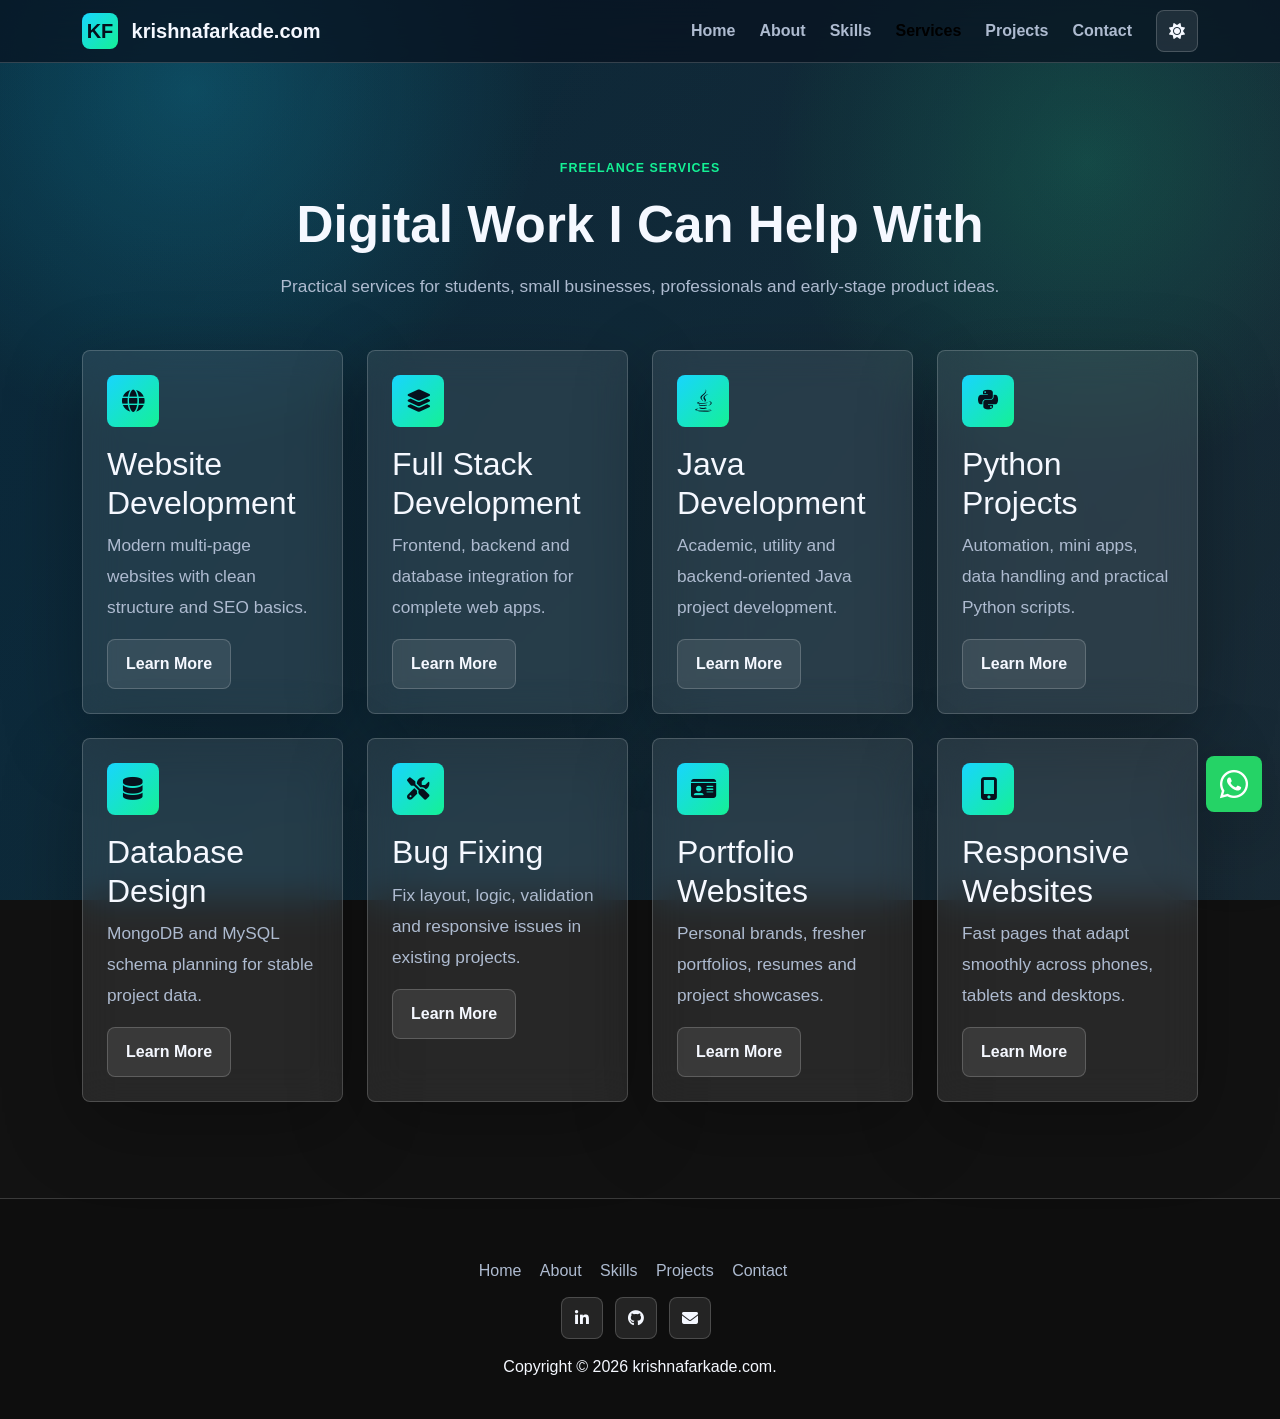
<file: services.html>
<!DOCTYPE html>
<html lang="en">

<head>
  <meta charset="UTF-8" />
  <meta name="viewport" content="width=device-width, initial-scale=1.0" />

  <title>Freelance Services | Krishna Farkade</title>

  <meta name="description" content="Freelance website development, full stack development, Java development, Python projects, database design, bug fixing and responsive portfolio websites by Krishna Farkade." />
  <meta name="keywords" content="Freelance Web Developer, Full Stack Development, Java Projects, Python Projects, Database Design, Portfolio Website" />

  <link rel="canonical" href="https://krishnafarkade.com/services.html" />
  <link rel="icon" href="assets/favicon.svg" type="image/svg+xml" />

  <!-- CSS Libraries -->
  <link href="https://cdn.jsdelivr.net/npm/bootstrap@5.3.3/dist/css/bootstrap.min.css" rel="stylesheet" />
  <link href="https://cdnjs.cloudflare.com/ajax/libs/font-awesome/6.5.2/css/all.min.css" rel="stylesheet" />
  <link href="https://unpkg.com/aos@2.3.1/dist/aos.css" rel="stylesheet" />
  <link rel="stylesheet" href="css/style.css" />

  <!-- Google Analytics -->
  <script async src="https://www.googletagmanager.com/gtag/js?id=G-XXXXXXXXXX"></script>
  <script>
    window.dataLayer = window.dataLayer || [];
    function gtag() {
      dataLayer.push(arguments);
    }
    gtag('js', new Date());
    gtag('config', 'G-XXXXXXXXXX');
  </script>
</head>

<body>

  <!-- Loader -->
  <div class="loader">
    <div class="loader-ring"></div>
  </div>

  <!-- Navbar -->
  <nav class="navbar navbar-expand-lg site-navbar">
    <div class="container">

      <a class="navbar-brand" href="index.html">
        <span class="brand-mark">KF</span> krishnafarkade.com
      </a>

      <button class="navbar-toggler" type="button" data-bs-toggle="collapse" data-bs-target="#navMenu"
        aria-label="Toggle navigation">
        <span class="navbar-toggler-icon"></span>
      </button>

      <div class="collapse navbar-collapse" id="navMenu">
        <ul class="navbar-nav ms-auto align-items-lg-center gap-lg-2">

          <li class="nav-item"><a class="nav-link" href="index.html">Home</a></li>
          <li class="nav-item"><a class="nav-link" href="about.html">About</a></li>
          <li class="nav-item"><a class="nav-link" href="skills.html">Skills</a></li>
          <li class="nav-item"><a class="nav-link" href="services.html">Services</a></li>
          <li class="nav-item"><a class="nav-link" href="projects.html">Projects</a></li>
          <li class="nav-item"><a class="nav-link" href="contact.html">Contact</a></li>

          <li class="nav-item">
            <button class="mode-toggle ms-lg-2" data-theme-toggle aria-label="Toggle theme"></button>
          </li>

        </ul>
      </div>

    </div>
  </nav>

  <!-- Main Section -->
  <main class="section">
    <div class="container">

      <!-- Header -->
      <div class="text-center mb-5" data-aos="fade-up">
        <p class="eyebrow">Freelance Services</p>
        <h1 class="section-title">Digital Work I Can Help With</h1>
        <p class="lead-text">
          Practical services for students, small businesses, professionals and early-stage product ideas.
        </p>
      </div>

      <!-- Services Grid -->
      <div class="row g-4">

        <!-- Service 1 -->
        <div class="col-md-6 col-xl-3" data-aos="fade-up">
          <div class="service-card glass">
            <div class="icon-box">
              <i class="fa-solid fa-globe"></i>
            </div>
            <h2>Website Development</h2>
            <p class="lead-text">Modern multi-page websites with clean structure and SEO basics.</p>
            <a class="btn btn-outline-brand" href="contact.html">Learn More</a>
          </div>
        </div>

        <!-- Service 2 -->
        <div class="col-md-6 col-xl-3" data-aos="fade-up" data-aos-delay="50">
          <div class="service-card glass">
            <div class="icon-box">
              <i class="fa-solid fa-layer-group"></i>
            </div>
            <h2>Full Stack Development</h2>
            <p class="lead-text">Frontend, backend and database integration for complete web apps.</p>
            <a class="btn btn-outline-brand" href="contact.html">Learn More</a>
          </div>
        </div>

        <!-- Service 3 -->
        <div class="col-md-6 col-xl-3" data-aos="fade-up" data-aos-delay="100">
          <div class="service-card glass">
            <div class="icon-box">
              <i class="fa-brands fa-java"></i>
            </div>
            <h2>Java Development</h2>
            <p class="lead-text">Academic, utility and backend-oriented Java project development.</p>
            <a class="btn btn-outline-brand" href="contact.html">Learn More</a>
          </div>
        </div>

        <!-- Service 4 -->
        <div class="col-md-6 col-xl-3" data-aos="fade-up" data-aos-delay="150">
          <div class="service-card glass">
            <div class="icon-box">
              <i class="fa-brands fa-python"></i>
            </div>
            <h2>Python Projects</h2>
            <p class="lead-text">Automation, mini apps, data handling and practical Python scripts.</p>
            <a class="btn btn-outline-brand" href="contact.html">Learn More</a>
          </div>
        </div>

        <!-- Service 5 -->
        <div class="col-md-6 col-xl-3" data-aos="fade-up">
          <div class="service-card glass">
            <div class="icon-box">
              <i class="fa-solid fa-database"></i>
            </div>
            <h2>Database Design</h2>
            <p class="lead-text">MongoDB and MySQL schema planning for stable project data.</p>
            <a class="btn btn-outline-brand" href="contact.html">Learn More</a>
          </div>
        </div>

        <!-- Service 6 -->
        <div class="col-md-6 col-xl-3" data-aos="fade-up" data-aos-delay="50">
          <div class="service-card glass">
            <div class="icon-box">
              <i class="fa-solid fa-screwdriver-wrench"></i>
            </div>
            <h2>Bug Fixing</h2>
            <p class="lead-text">Fix layout, logic, validation and responsive issues in existing projects.</p>
            <a class="btn btn-outline-brand" href="contact.html">Learn More</a>
          </div>
        </div>

        <!-- Service 7 -->
        <div class="col-md-6 col-xl-3" data-aos="fade-up" data-aos-delay="100">
          <div class="service-card glass">
            <div class="icon-box">
              <i class="fa-solid fa-id-card"></i>
            </div>
            <h2>Portfolio Websites</h2>
            <p class="lead-text">Personal brands, fresher portfolios, resumes and project showcases.</p>
            <a class="btn btn-outline-brand" href="contact.html">Learn More</a>
          </div>
        </div>

        <!-- Service 8 -->
        <div class="col-md-6 col-xl-3" data-aos="fade-up" data-aos-delay="150">
          <div class="service-card glass">
            <div class="icon-box">
              <i class="fa-solid fa-mobile-screen-button"></i>
            </div>
            <h2>Responsive Websites</h2>
            <p class="lead-text">Fast pages that adapt smoothly across phones, tablets and desktops.</p>
            <a class="btn btn-outline-brand" href="contact.html">Learn More</a>
          </div>
        </div>

      </div>
    </div>
  </main>

  <!-- Footer -->
  <footer class="site-footer">
    <div class="container text-center">

      <div class="mb-2">
        <a class="footer-link" href="index.html">Home</a>
        <a class="footer-link" href="about.html">About</a>
        <a class="footer-link" href="skills.html">Skills</a>
        <a class="footer-link" href="projects.html">Projects</a>
        <a class="footer-link" href="contact.html">Contact</a>
      </div>

      <div class="mb-3">
        <a class="social-link" href="https://www.linkedin.com/in/krishnafarkade" aria-label="LinkedIn">
          <i class="fa-brands fa-linkedin-in"></i>
        </a>

        <a class="social-link" href="https://github.com/krishnafarkade" aria-label="GitHub">
          <i class="fa-brands fa-github"></i>
        </a>

        <a class="social-link" href="mailto:krishnafarkade477@gmail.com" aria-label="Email">
          <i class="fa-solid fa-envelope"></i>
        </a>
      </div>

      <p class="mt-3">Copyright © 2026 krishnafarkade.com.</p>

    </div>
  </footer>

  <!-- Floating Buttons -->
  <a class="whatsapp-float" href="https://wa.me/919876543210" aria-label="Chat on WhatsApp">
    <i class="fa-brands fa-whatsapp fa-2x"></i>
  </a>

  <button class="back-to-top" aria-label="Back to top">
    <i class="fa-solid fa-arrow-up"></i>
  </button>

  <!-- Scripts -->
  <script src="https://cdn.jsdelivr.net/npm/bootstrap@5.3.3/dist/js/bootstrap.bundle.min.js"></script>
  <script src="https://unpkg.com/aos@2.3.1/dist/aos.js"></script>
  <script src="js/script.js"></script>

</body>

</html>
</file>
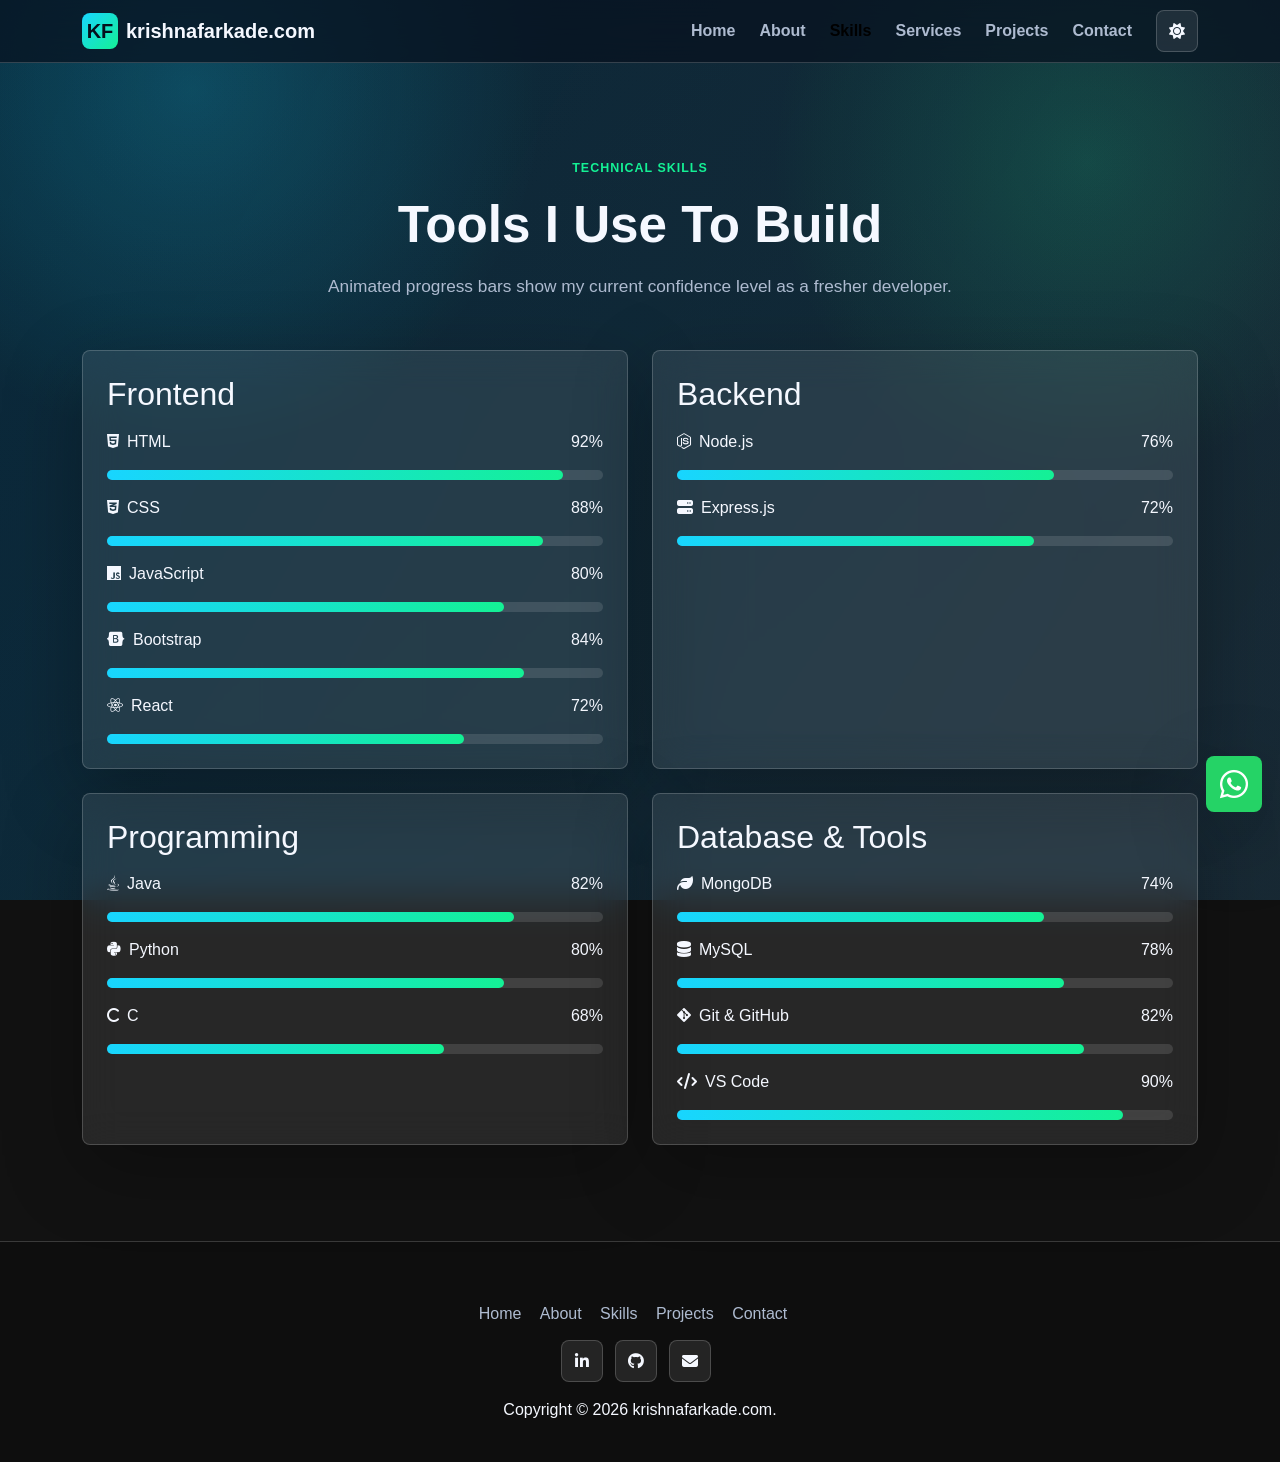
<file: skills.html>
<!DOCTYPE html>
<html lang="en">

<head>
  <meta charset="UTF-8">
  <meta name="viewport" content="width=device-width, initial-scale=1.0">
  <title>Skills | Krishna Farkade</title>
  <meta name="description"
    content="Technical skills of Krishna Farkade including HTML, CSS, JavaScript, Bootstrap, React, Node.js, Express.js, Java, Python, C, MongoDB, MySQL, Git, GitHub and VS Code.">
  <meta name="keywords" content="Krishna Farkade Skills, Java, Python, React, Node.js, MongoDB, MySQL">
  <link rel="canonical" href="https://krishnafarkade.com/skills.html">
  <link rel="icon" href="assets/favicon.svg" type="image/svg+xml">
  <link href="https://cdn.jsdelivr.net/npm/bootstrap@5.3.3/dist/css/bootstrap.min.css" rel="stylesheet">
  <link href="https://cdnjs.cloudflare.com/ajax/libs/font-awesome/6.5.2/css/all.min.css" rel="stylesheet">
  <link href="https://unpkg.com/aos@2.3.1/dist/aos.css" rel="stylesheet">
  <link rel="stylesheet" href="css/style.css">
  <script async src="https://www.googletagmanager.com/gtag/js?id=G-XXXXXXXXXX"></script>
  <script>window.dataLayer = window.dataLayer || []; function gtag() { dataLayer.push(arguments); } gtag('js', new Date()); gtag('config', 'G-XXXXXXXXXX');</script>
</head>

<body>
  <div class="loader">
    <div class="loader-ring"></div>
  </div>
  <nav class="navbar navbar-expand-lg site-navbar">
    <div class="container"><a class="navbar-brand" href="index.html"><span
          class="brand-mark">KF</span>krishnafarkade.com</a><button class="navbar-toggler" type="button"
        data-bs-toggle="collapse" data-bs-target="#navMenu" aria-label="Toggle navigation"><span
          class="navbar-toggler-icon"></span></button>
      <div class="collapse navbar-collapse" id="navMenu">
        <ul class="navbar-nav ms-auto align-items-lg-center gap-lg-2">
          <li class="nav-item"><a class="nav-link" href="index.html">Home</a></li>
          <li class="nav-item"><a class="nav-link" href="about.html">About</a></li>
          <li class="nav-item"><a class="nav-link" href="skills.html">Skills</a></li>
          <li class="nav-item"><a class="nav-link" href="services.html">Services</a></li>
          <li class="nav-item"><a class="nav-link" href="projects.html">Projects</a></li>
          <li class="nav-item"><a class="nav-link" href="contact.html">Contact</a></li>
          <li class="nav-item"><button class="mode-toggle ms-lg-2" data-theme-toggle aria-label="Toggle theme"></button>
          </li>
        </ul>
      </div>
    </div>
  </nav>
  <main class="section">
    <div class="container">
      <div class="text-center mb-5" data-aos="fade-up">
        <p class="eyebrow">Technical Skills</p>
        <h1 class="section-title">Tools I Use To Build</h1>
        <p class="lead-text">Animated progress bars show my current confidence level as a fresher developer.</p>
      </div>
      <div class="row g-4">
        <div class="col-lg-6" data-aos="fade-up">
          <div class="skill-card glass">
            <h2>Frontend</h2>
            <div class="mt-3">
              <p><i class="fa-brands fa-html5 me-2"></i>HTML <span class="float-end">92%</span></p>
              <div class="progress">
                <div class="progress-bar" data-progress="92"></div>
              </div>
            </div>
            <div class="mt-3">
              <p><i class="fa-brands fa-css3-alt me-2"></i>CSS <span class="float-end">88%</span></p>
              <div class="progress">
                <div class="progress-bar" data-progress="88"></div>
              </div>
            </div>
            <div class="mt-3">
              <p><i class="fa-brands fa-js me-2"></i>JavaScript <span class="float-end">80%</span></p>
              <div class="progress">
                <div class="progress-bar" data-progress="80"></div>
              </div>
            </div>
            <div class="mt-3">
              <p><i class="fa-brands fa-bootstrap me-2"></i>Bootstrap <span class="float-end">84%</span></p>
              <div class="progress">
                <div class="progress-bar" data-progress="84"></div>
              </div>
            </div>
            <div class="mt-3">
              <p><i class="fa-brands fa-react me-2"></i>React <span class="float-end">72%</span></p>
              <div class="progress">
                <div class="progress-bar" data-progress="72"></div>
              </div>
            </div>
          </div>
        </div>
        <div class="col-lg-6" data-aos="fade-up" data-aos-delay="100">
          <div class="skill-card glass">
            <h2>Backend</h2>
            <div class="mt-3">
              <p><i class="fa-brands fa-node-js me-2"></i>Node.js <span class="float-end">76%</span></p>
              <div class="progress">
                <div class="progress-bar" data-progress="76"></div>
              </div>
            </div>
            <div class="mt-3">
              <p><i class="fa-solid fa-server me-2"></i>Express.js <span class="float-end">72%</span></p>
              <div class="progress">
                <div class="progress-bar" data-progress="72"></div>
              </div>
            </div>
          </div>
        </div>
        <div class="col-lg-6" data-aos="fade-up">
          <div class="skill-card glass">
            <h2>Programming</h2>
            <div class="mt-3">
              <p><i class="fa-brands fa-java me-2"></i>Java <span class="float-end">82%</span></p>
              <div class="progress">
                <div class="progress-bar" data-progress="82"></div>
              </div>
            </div>
            <div class="mt-3">
              <p><i class="fa-brands fa-python me-2"></i>Python <span class="float-end">80%</span></p>
              <div class="progress">
                <div class="progress-bar" data-progress="80"></div>
              </div>
            </div>
            <div class="mt-3">
              <p><i class="fa-solid fa-c me-2"></i>C <span class="float-end">68%</span></p>
              <div class="progress">
                <div class="progress-bar" data-progress="68"></div>
              </div>
            </div>
          </div>
        </div>
        <div class="col-lg-6" data-aos="fade-up" data-aos-delay="100">
          <div class="skill-card glass">
            <h2>Database & Tools</h2>
            <div class="mt-3">
              <p><i class="fa-solid fa-leaf me-2"></i>MongoDB <span class="float-end">74%</span></p>
              <div class="progress">
                <div class="progress-bar" data-progress="74"></div>
              </div>
            </div>
            <div class="mt-3">
              <p><i class="fa-solid fa-database me-2"></i>MySQL <span class="float-end">78%</span></p>
              <div class="progress">
                <div class="progress-bar" data-progress="78"></div>
              </div>
            </div>
            <div class="mt-3">
              <p><i class="fa-brands fa-git-alt me-2"></i>Git & GitHub <span class="float-end">82%</span></p>
              <div class="progress">
                <div class="progress-bar" data-progress="82"></div>
              </div>
            </div>
            <div class="mt-3">
              <p><i class="fa-solid fa-code me-2"></i>VS Code <span class="float-end">90%</span></p>
              <div class="progress">
                <div class="progress-bar" data-progress="90"></div>
              </div>
            </div>
          </div>
        </div>
      </div>
    </div>
  </main>
  <!-- Footer -->
  <footer class="site-footer">
    <div class="container text-center">

      <div class="mb-2">
        <a class="footer-link" href="index.html">Home</a>
        <a class="footer-link" href="about.html">About</a>
        <a class="footer-link" href="skills.html">Skills</a>
        <a class="footer-link" href="projects.html">Projects</a>
        <a class="footer-link" href="contact.html">Contact</a>
      </div>

      <div class="mb-3">
        <a class="social-link" href="https://www.linkedin.com/in/krishnafarkade" aria-label="LinkedIn">
          <i class="fa-brands fa-linkedin-in"></i>
        </a>

        <a class="social-link" href="https://github.com/krishnafarkade" aria-label="GitHub">
          <i class="fa-brands fa-github"></i>
        </a>

        <a class="social-link" href="mailto:krishnafarkade477@gmail.com" aria-label="Email">
          <i class="fa-solid fa-envelope"></i>
        </a>
      </div>

      <p class="mt-3">Copyright © 2026 krishnafarkade.com.</p>

    </div>
  </footer>

  <!-- Floating Buttons -->
  <a class="whatsapp-float" href="https://wa.me/919876543210" aria-label="Chat on WhatsApp">
    <i class="fa-brands fa-whatsapp fa-2x"></i>
  </a>

  <button class="back-to-top" aria-label="Back to top">
    <i class="fa-solid fa-arrow-up"></i>
  </button>

  <!-- Scripts -->
  <script src="https://cdn.jsdelivr.net/npm/bootstrap@5.3.3/dist/js/bootstrap.bundle.min.js"></script>
  <script src="https://unpkg.com/aos@2.3.1/dist/aos.js"></script>
  <script src="js/script.js"></script>
</body>

</html>
</file>
<file: css/style.css>
/* Global theme variables for the default dark mode colors, spacing, shadows, and glass effects. */
:root {
  color-scheme: dark;
  --bg: #07111f;
  --bg-soft: #0d1a2b;
  --text: #f5f8ff;
  --muted: #aebbd0;
  --primary: #18d5ff;
  --secondary: #14f195;
  --accent: #ffcf5a;
  --surface: rgba(255, 255, 255, 0.09);
  --surface-strong: rgba(255, 255, 255, 0.15);
  --line: rgba(255, 255, 255, 0.18);
  --shadow: 0 24px 80px rgba(0, 0, 0, 0.28);
  --radius: 8px;
}

/* Light mode overrides used when JavaScript adds the light-mode class to the body. */
body.light-mode {
  color-scheme: light;
  --bg: #f6fbff;
  --bg-soft: #eaf4fb;
  --text: #102033;
  --muted: #5d6f84;
  --surface: rgba(255, 255, 255, 0.78);
  --surface-strong: rgba(255, 255, 255, 0.95);
  --line: rgba(16, 32, 51, 0.12);
  --shadow: 0 20px 50px rgba(21, 48, 78, 0.14);
}

/* Universal box sizing keeps padding and borders inside element width calculations. */
* {
  box-sizing: border-box;
}

/* Enables smooth scrolling when users click internal anchor links. */
html {
  scroll-behavior: smooth;
}

/* Base page styling, background gradients, typography, and horizontal overflow protection. */
body {
  margin: 0;
  min-height: 100vh;
  font-family: "Inter", "Segoe UI", Arial, sans-serif;
  color: var(--text);
  background:
    radial-gradient(circle at 15% 10%, rgba(24, 213, 255, 0.2), transparent 26%),
    radial-gradient(circle at 85% 18%, rgba(20, 241, 149, 0.16), transparent 24%),
    linear-gradient(135deg, var(--bg), var(--bg-soft));
  background-attachment: fixed;
  overflow-x: hidden;
}

/* Animated gradient layer behind the whole website. */
body::before {
  content: "";
  position: fixed;
  inset: 0;
  z-index: -1;
  background: linear-gradient(120deg, rgba(24, 213, 255, 0.12), rgba(255, 207, 90, 0.08), rgba(20, 241, 149, 0.1));
  background-size: 300% 300%;
  animation: gradientMove 14s ease infinite;
}

/* Moves the background gradient slowly for the animated page effect. */
@keyframes gradientMove {
  0%, 100% { background-position: 0% 50%; }
  50% { background-position: 100% 50%; }
}

/* Custom scrollbar styling for WebKit-based browsers. */
::-webkit-scrollbar {
  width: 10px;
}

::-webkit-scrollbar-track {
  background: var(--bg);
}

::-webkit-scrollbar-thumb {
  background: linear-gradient(var(--primary), var(--secondary));
  border-radius: 999px;
}

/* Removes default link styling while keeping inherited text color. */
a {
  color: inherit;
  text-decoration: none;
}

/* Makes images responsive and removes inline image spacing. */
img {
  max-width: 100%;
  display: block;
}

/* Full-screen loader shown while the page is loading. */
.loader {
  position: fixed;
  inset: 0;
  z-index: 9999;
  display: grid;
  place-items: center;
  background: var(--bg);
  transition: opacity .35s ease, visibility .35s ease;
}

/* Hides the loader after JavaScript adds the hidden class. */
.loader.hidden {
  opacity: 0;
  visibility: hidden;
}

/* Circular spinning loader graphic. */
.loader-ring {
  width: 64px;
  height: 64px;
  border: 5px solid rgba(255, 255, 255, .18);
  border-top-color: var(--primary);
  border-radius: 50%;
  animation: spin .9s linear infinite;
}

/* Rotation animation used by the loader ring. */
@keyframes spin {
  to { transform: rotate(360deg); }
}

/* Sticky glassmorphism navigation bar. */
.site-navbar {
  position: sticky;
  top: 0;
  z-index: 1000;
  border-bottom: 1px solid var(--line);
  background: rgba(7, 17, 31, .72);
  backdrop-filter: blur(18px);
}

/* Navbar background adjustment for light mode. */
.light-mode .site-navbar {
  background: rgba(246, 251, 255, .76);
}

/* Website logo text styling. */
.navbar-brand {
  font-weight: 800;
  color: var(--text);
}

/* Gradient KF logo mark beside the brand name. */
.brand-mark {
  width: 36px;
  height: 36px;
  display: inline-grid;
  place-items: center;
  margin-right: 8px;
  border-radius: var(--radius);
  color: #05101c;
  background: linear-gradient(135deg, var(--primary), var(--secondary));
}

/* Navigation link default appearance. */
.nav-link {
  color: var(--muted);
  font-weight: 600;
}

/* Navigation hover and active page state. */
.nav-link:hover,
.nav-link.active {
  color: var(--primary);
}

/* Mobile hamburger button border styling. */
.navbar-toggler {
  border-color: var(--line);
}

/* Standard vertical spacing for large page sections. */
.section {
  padding: 96px 0;
}

/* Smaller vertical spacing for compact page sections. */
.section-tight {
  padding: 64px 0;
}

/* Small uppercase label above headings. */
.eyebrow {
  color: var(--secondary);
  font-weight: 800;
  text-transform: uppercase;
  letter-spacing: .08em;
  font-size: .78rem;
}

/* Main section heading style used across pages. */
.section-title {
  font-size: clamp(2rem, 4vw, 3.4rem);
  font-weight: 850;
  margin: 8px 0 16px;
}

/* Muted paragraph style for introduction and description text. */
.lead-text {
  color: var(--muted);
  font-size: 1.08rem;
  line-height: 1.8;

}

/* Utility class for tighter line height where needed. */
.lt{
  line-height: 1;
}

/* Reusable glassmorphism card/panel style. */
.glass {
  background: var(--surface);
  border: 1px solid var(--line);
  border-radius: var(--radius);
  box-shadow: var(--shadow);
  backdrop-filter: blur(18px);
}

/* Home page hero section layout. */
.hero {
  min-height: calc(100vh - 74px);
  display: grid;
  align-items: center;
  padding: 80px 0 48px;
}

/* Large hero name heading. */
.hero h1 {
  font-size: clamp(2.6rem, 8vw, 5.7rem);
  line-height: .95;
  font-weight: 900;
}

/* Typing animation text line styling. */
.typing-line {
  min-height: 42px;
  color: var(--primary);
  font-size: clamp(1.25rem, 3vw, 2rem);
  font-weight: 800;
}

/* Glass card that contains the profile image. */
.hero-card {
  position: relative;
  padding: 18px;
}

/* Profile image frame with fixed aspect ratio. */
.profile-frame {
  aspect-ratio: 1 / 1.08;
  overflow: hidden;
  border-radius: var(--radius);
  background: linear-gradient(145deg, rgba(24, 213, 255, .22), rgba(20, 241, 149, .16));
}

/* Ensures the profile image fills its frame neatly. */
.profile-frame img {
  width: 100%;
  height: 100%;
  object-fit: cover;
}

/* Floating availability badge on the hero image. */
.floating-badge {
  position: absolute;
  left: 0;
  bottom: 28px;
  transform: translateX(-18px);
  padding: 14px 16px;
  max-width: 220px;
}

/* Shared button sizing and rounded corner styling. */
.btn-brand,
.btn-outline-brand {
  border-radius: var(--radius);
  padding: 12px 18px;
  font-weight: 800;
}

/* Primary gradient call-to-action button. */
.btn-brand {
  color: #06111d;
  background: linear-gradient(135deg, var(--primary), var(--secondary));
  border: 0;
}

/* Secondary outline button with glass background. */
.btn-outline-brand {
  color: var(--text);
  border: 1px solid var(--line);
  background: var(--surface);
}

/* Hover effect for secondary outline buttons. */
.btn-outline-brand:hover {
  color: #06111d;
  border-color: transparent;
  background: var(--accent);
}

/* Shared card styling for stats, services, projects, skills, info, and testimonials. */
.stat-card,
.service-card,
.project-card,
.skill-card,
.info-card,
.testimonial-card {
  height: 100%;
  padding: 24px;
  transition: transform .25s ease, border-color .25s ease, background .25s ease;
}

/* Lift and highlight effect for interactive cards. */
.stat-card:hover,
.service-card:hover,
.project-card:hover,
.skill-card:hover,
.info-card:hover,
.testimonial-card:hover {
  transform: translateY(-8px);
  border-color: rgba(24, 213, 255, .46);
  background: var(--surface-strong);
}

/* Large number styling in the statistics section. */
.stat-number {
  font-size: 2.35rem;
  font-weight: 900;
  color: var(--primary);
}

/* Icon container used in service and information cards. */
.icon-box {
  width: 52px;
  height: 52px;
  display: grid;
  place-items: center;
  margin-bottom: 18px;
  color: #06111d;
  border-radius: var(--radius);
  background: linear-gradient(135deg, var(--primary), var(--secondary));
  font-size: 1.4rem;
}

/* Timeline wrapper used on the About page. */
.timeline {
  position: relative;
  padding-left: 30px;
}

/* Vertical line in the timeline. */
.timeline::before {
  content: "";
  position: absolute;
  left: 8px;
  top: 6px;
  bottom: 6px;
  width: 2px;
  background: linear-gradient(var(--primary), var(--secondary));
}

/* Individual timeline entry card. */
.timeline-item {
  position: relative;
  margin-bottom: 24px;
  padding: 20px;
}

/* Circular marker for each timeline entry. */
.timeline-item::before {
  content: "";
  position: absolute;
  left: -29px;
  top: 25px;
  width: 16px;
  height: 16px;
  border-radius: 50%;
  background: var(--accent);
  box-shadow: 0 0 0 5px rgba(255, 207, 90, .18);
}

/* Skill progress bar track styling. */
.progress {
  height: 10px;
  overflow: visible;
  background: rgba(255, 255, 255, .12);
}

/* Animated skill progress fill controlled by JavaScript. */
.progress-bar {
  width: 0;
  border-radius: 999px;
  background: linear-gradient(90deg, var(--primary), var(--secondary));
  transition: width 1.2s ease;
}

/* Project card image sizing and shape. */
.project-image {
  height: 210px;
  object-fit: cover;
  border-radius: var(--radius);
  margin-bottom: 18px;
  background: var(--surface);
}

/* Technology tag badges used inside project cards. */
.tech-pill {
  display: inline-flex;
  align-items: center;
  padding: 6px 10px;
  margin: 3px;
  border: 1px solid var(--line);
  border-radius: 999px;
  color: var(--muted);
  font-size: .84rem;
}

/* Contact form input and textarea styling. */
.contact-input {
  width: 100%;
  padding: 13px 14px;
  color: var(--text);
  background: var(--surface);
  border: 1px solid var(--line);
  border-radius: var(--radius);
  outline: none;
}

/* Focus state for contact form fields. */
.contact-input:focus {
  border-color: var(--primary);
  box-shadow: 0 0 0 4px rgba(24, 213, 255, .12);
}

/* Hidden message box used for form success and error messages. */
.form-message {
  display: none;
  padding: 12px 14px;
  border-radius: var(--radius);
  font-weight: 700;
}

/* Success state for the contact form message. */
.form-message.success {
  display: block;
  color: #05351f;
  background: #8af0bd;
}

/* Error state for the contact form message. */
.form-message.error {
  display: block;
  color: #4f1010;
  background: #ffb2b2;
}

/* Shared iframe/video frame styling for map, PDF, and intro video. */
.map-frame,
.pdf-frame,
.video-frame {
  width: 100%;
  min-height: 380px;
  border: 0;
  border-radius: var(--radius);
}

/* Footer section styling. */
.site-footer {
  padding: 54px 0 24px;
  border-top: 1px solid var(--line);
  background: rgba(0, 0, 0, .18);
}

/* Footer quick link styling. */
.footer-link {
  display: inline-block;
  margin: 6px 14px 6px 0;
  color: var(--muted);
}

/* Footer link hover color. */
.footer-link:hover {
  color: var(--primary);
}

/* Shared square icon button style for social, theme, WhatsApp, and back-to-top buttons. */
.social-link,
.mode-toggle,
.back-to-top,
.whatsapp-float {
  display: inline-grid;
  place-items: center;
  border: 1px solid var(--line);
  border-radius: var(--radius);
  background: var(--surface);
}

/* Social media icon button dimensions. */
.social-link {
  width: 42px;
  height: 42px;
  margin-right: 8px;
}

/* Dark and light mode toggle button styling. */
.mode-toggle {
  width: 42px;
  height: 42px;
  color: var(--text);
}

/* Fixed WhatsApp inquiry button. */
.whatsapp-float {
  position: fixed;
  right: 18px;
  bottom: 88px;
  z-index: 999;
  width: 56px;
  height: 56px;
  color: #fff;
  border: 0;
  background: #25d366;
  box-shadow: var(--shadow);
}

/* Fixed back-to-top button hidden by default. */
.back-to-top {
  position: fixed;
  right: 18px;
  bottom: 22px;
  z-index: 999;
  width: 46px;
  height: 46px;
  color: var(--text);
  opacity: 0;
  pointer-events: none;
  transition: opacity .25s ease;
}

/* Visible state for the back-to-top button after scrolling. */
.back-to-top.show {
  opacity: 1;
  pointer-events: auto;
}

/* Tablet and small desktop responsive adjustments. */
@media (max-width: 991px) {
  .hero {
    min-height: auto;
    padding-top: 54px;
  }

  .floating-badge {
    position: static;
    transform: none;
    max-width: none;
    margin-top: 14px;
  }
}

/* Mobile responsive adjustments. */
@media (max-width: 575px) {
  .section {
    padding: 68px 0;
  }

  .hero h1 {
    font-size: 2.7rem;
  }

  .btn-brand,
  .btn-outline-brand {
    width: 100%;
  }
}
</file>
